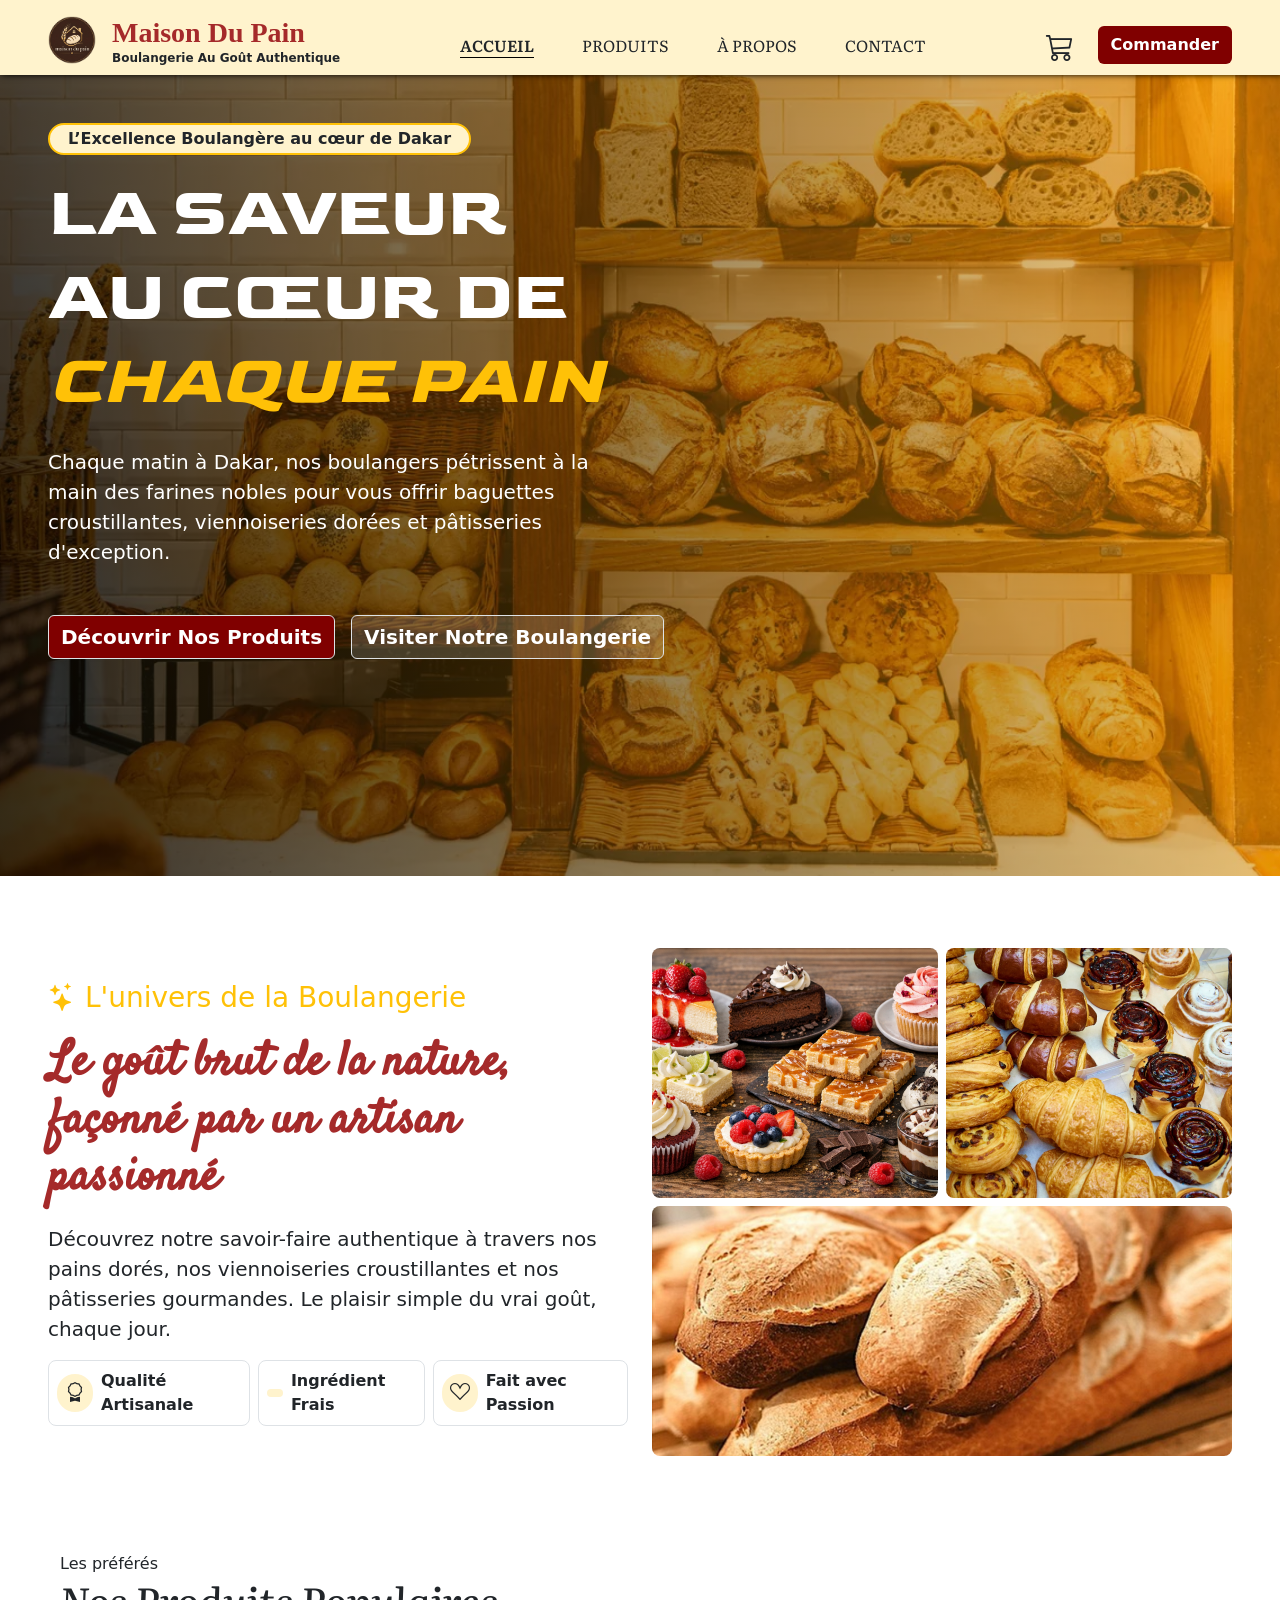
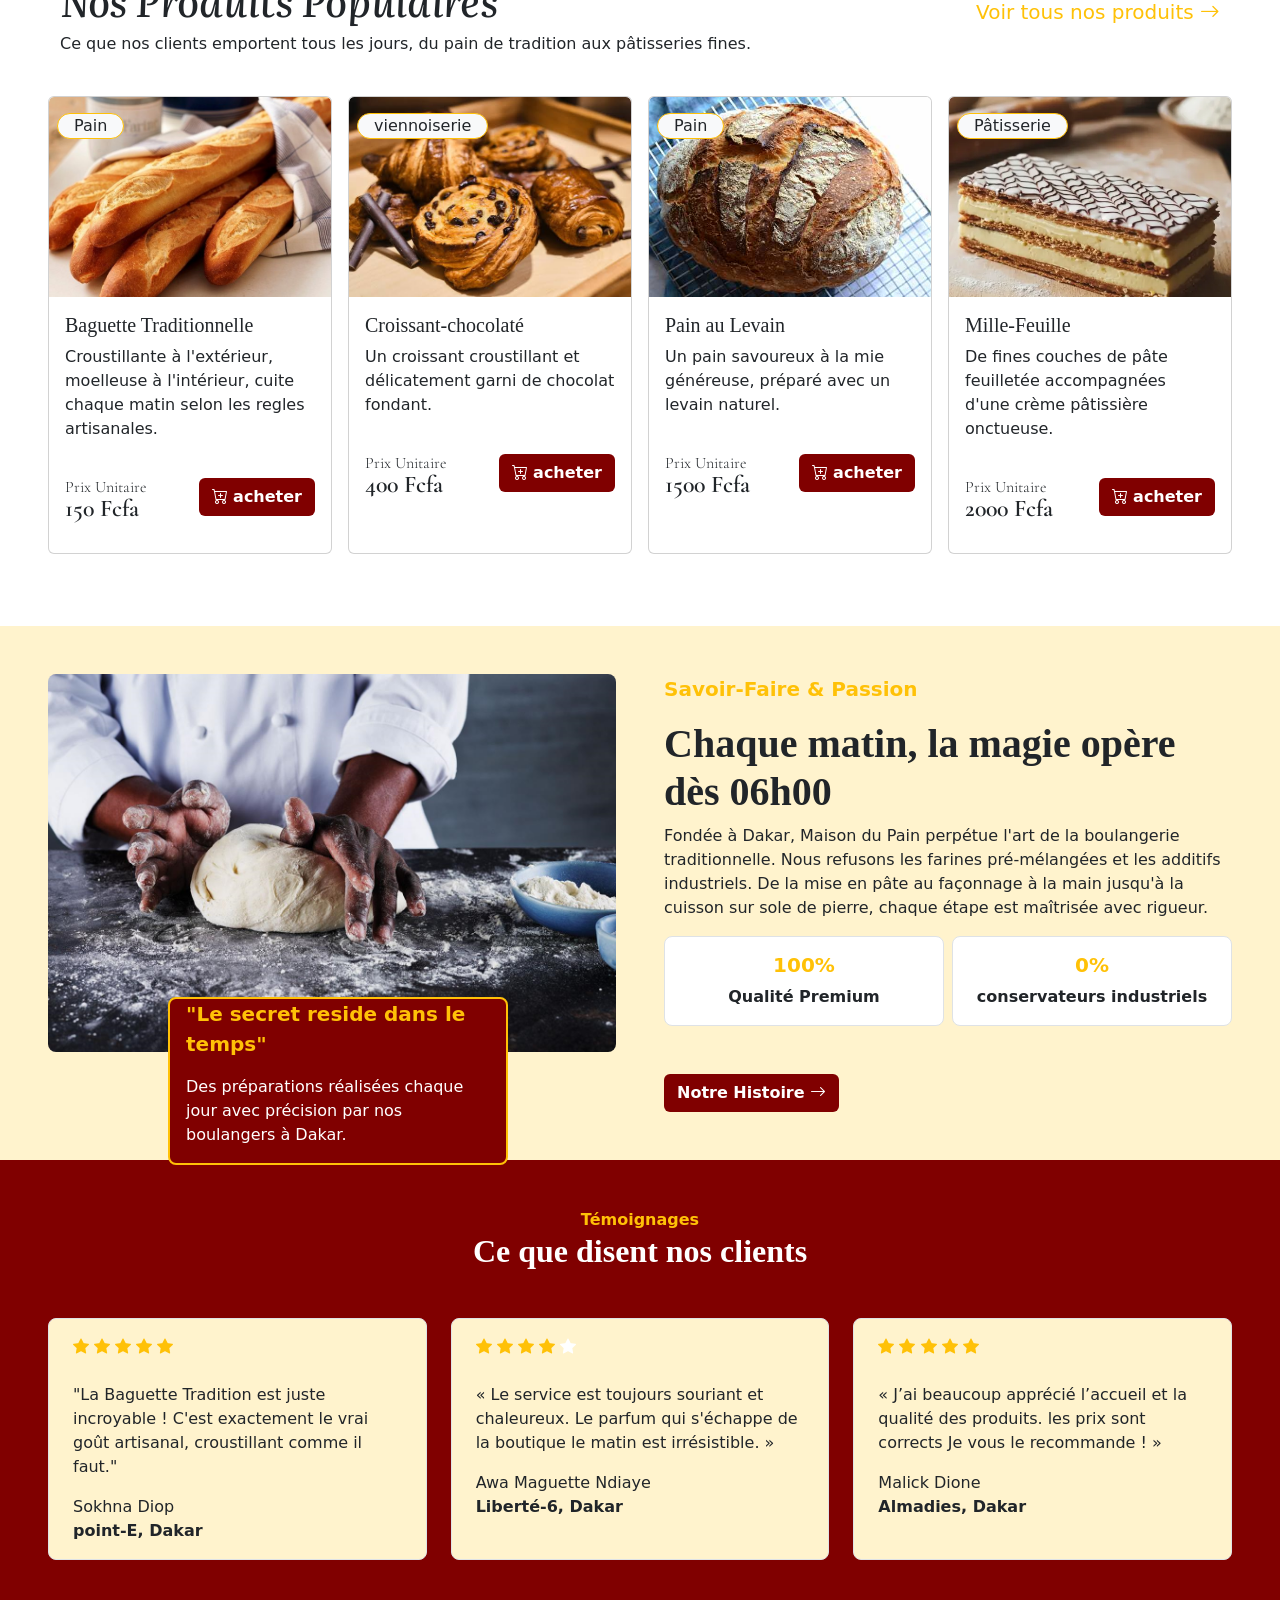
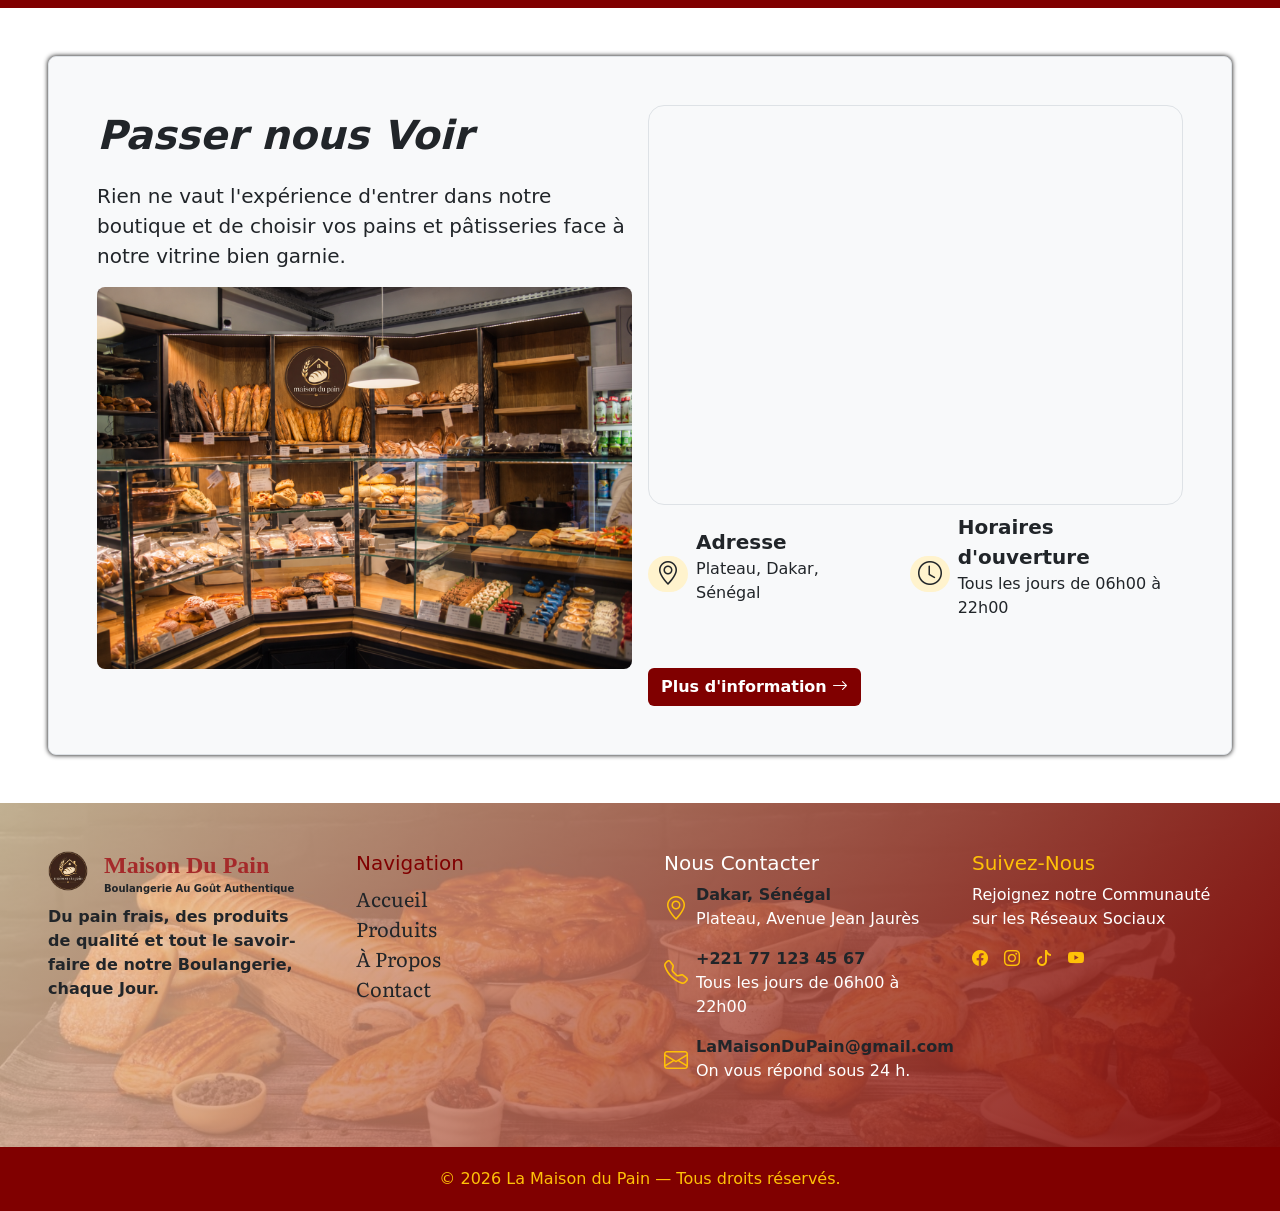
<file: index.html>
<!DOCTYPE html>
<html lang="fr">
<head>
    <meta charset="UTF-8">
    <meta name="viewport" content="width=device-width, initial-scale=1.0">
    <meta name="description" content="Découvrez Maison du Pain à Dakar : pains artisanaux, viennoiseries et pâtisseries préparés avec passion.">
    <title>Maison du Pain — Accueil</title>
    <link rel="icon" type="image/png" href="/images/logo_maison_du_pain.png">
    <link href="https://cdn.jsdelivr.net/npm/bootstrap@5.3.8/dist/css/bootstrap.min.css" rel="stylesheet" integrity="sha384-sRIl4kxILFvY47J16cr9ZwB07vP4J8+LH7qKQnuqkuIAvNWLzeN8tE5YBujZqJLB" crossorigin="anonymous">
    <link rel="stylesheet" href="https://cdn.jsdelivr.net/npm/bootstrap-icons@1.13.1/font/bootstrap-icons.min.css">
    <link rel="preconnect" href="https://fonts.googleapis.com">
    <link rel="preconnect" href="https://fonts.gstatic.com" crossorigin>
    <link href="https://fonts.googleapis.com/css2?family=Goldman:wght@400;700&display=swap" rel="stylesheet">
    <link href="https://fonts.googleapis.com/css2?family=Satisfy&display=swap" rel="stylesheet">
    <link href="https://fonts.googleapis.com/css2?family=Cormorant+Garamond:ital,wght@0,300..700;1,300..700&display=swap" rel="stylesheet">
    <link href="https://fonts.googleapis.com/css2?family=Literata:ital,opsz,wght@0,7..72,200..900;1,7..72,200..900&display=swap" rel="stylesheet">
    <link rel="stylesheet" href="StylePublic.css"> 
</head>
<body>

    <header class="bg-warning-subtle">
        <!-- Barre de Naviguation -->
        <nav class="barnav page-container px-lg-5 px-4 d-flex justify-content-between align-items-center pt-3">
            <!-- partie du logo + nom  -->
            <a href="index.html" class="text-decoration-none text-dark">
                <div class="d-flex gap-3">
                    <img src="images/logo_maison_du_pain.png" class="logo h-50" style="width: 3rem;" alt="logo">
                    <div class="NameBrand" style="line-height: 1px;">
                        <h3 id="Nom">Maison Du Pain</h3>
                        <p class="Nom-txt fw-semibold" style="font-size: 12px;">Boulangerie Au Goût Authentique</p>
                    </div>
                </div>
            </a>
            <!-- liens de naviguation  -->
            <div class="d-none d-lg-block">
                <ul class="list-unstyled d-flex gap-5 mb-0">
                    <li class="nav-item"><a href="index.html" class="nav-link active fw-semibold text-uppercase" aria-current="page">Accueil</a></li>
                    <li class="nav-item"><a href="produits.html" class="nav-link text-uppercase">Produits</a></li>
                    <li class="nav-item"><a href="about.html" class="nav-link text-uppercase">À Propos</a></li>
                    <li class="nav-item"><a href="contact.html" class="nav-link text-uppercase">Contact</a></li>
                </ul>
            </div>
            <!-- Menu Hamburger et iconPanier  -->
            <div class="d-flex align-items-center gap-lg-3 gap-2">
                <div class="d-flex align-items-center gap-4">
                    <a href="commande.html" class="nav-link"><i class="bi bi-cart3 fs-3"></i></a>
                    <a href="commande.html" class="btn btn-commande text-white fw-semibold d-none d-lg-block">Commander</a>
                </div>
                <button class="btn d-lg-none fs-3" type="button" data-bs-toggle="collapse" data-bs-target="#menuMobile" aria-controls="menuMobile"
                    aria-expanded="false" aria-label="Ouvrir le menu de navigation"
                    onclick="this.querySelector('i').classList.toggle('bi-x-lg'); this.querySelector('i').classList.toggle('bi-list');">
                    <i class="bi bi-list"></i>
                </button>
            </div>
        </nav>
        <!-- Liens de Naviguation au Mobile  -->
        <div class="nav-collapse collapse bg-warning-subtle d-lg-none w-100" id="menuMobile">
            <nav class="page-container py-3 px-4">
                <ul class="list-unstyled mb-3">
                    <li class="nav-item mb-2"><a href="index.html" class="nav-link active fw-semibold fs-5 text-uppercase" aria-current="page">Accueil</a></li>
                    <li class="nav-item mb-2"><a href="produits.html" class="nav-link fs-5 text-uppercase">Produits</a></li>
                    <li class="nav-item mb-2"><a href="about.html" class="nav-link fs-5 text-uppercase">À Propos</a></li>
                    <li><a href="contact.html" class="nav-link fs-5 text-uppercase">Contact</a></li>
                </ul>
                <!-- Commander dans le menu mobile -->
                <a href="commande.html" class="btn btn-commande text-white mb-0 w-100 fs-5 text-uppercase">Commander</a>
            </nav>
        </div>
    </header>

    <main>
        <!-- section d'Accueil -->
        <section id="img-hero">
            <div class="page-container text-hero p-4 p-lg-5">
                <p class="slogan border border-2 border-warning fw-semibold bg-warning-subtle rounded-5">L’Excellence Boulangère au cœur de Dakar</p>
                <h1 class="titre-hero mb-4">La Saveur au cœur de <span class="fst-italic text-warning">chaque pain</span></h1> 
                <p class="description text-white fs-5 mb-5">Chaque matin à Dakar, nos boulangers pétrissent à la main des farines nobles pour vous offrir baguettes croustillantes, viennoiseries dorées et pâtisseries d'exception.</p>
                <!-- Conteneur des Btn CTA  -->
                <div class="hero-btn d-flex flex-wrap gap-3">
                    <a href="produits.html" class="btn btn-produits border border-1 fs-5 text-white fw-semibold">Découvrir Nos Produits</a>
                    <a href="#Visiter" class="btn btn-visiter border border-1 fs-5 text-white fw-semibold">Visiter Notre Boulangerie</a>
                </div>
            </div>
        </section>
        <!-- section de Presentation des produits et services de la Boulangerie -->
        <section id="presentation-produits_services">
            <div class="page-container mt-4 p-4 p-lg-5 d-flex flex-column flex-lg-row gap-4 align-items-center">
                <div class="w-100">
                    <p class="fs-3 fw-light text-warning"><i class="bi bi-stars"></i> L'univers de la Boulangerie</p>
                    <h2 class="present-titre mb-3">Le goût brut de la nature, façonné par un artisan passionné</h2>
                    <p class="text-present fs-5 mb-3">Découvrez notre savoir-faire authentique à travers nos pains dorés, nos viennoiseries croustillantes et nos pâtisseries gourmandes. Le plaisir simple du vrai goût, chaque jour.</p>
                    <div class="atouts d-flex flex-lg-row flex-column gap-2">
                        <div class="atout border border-1 rounded-3 p-2 d-flex gap-2 align-items-center"><i class="bi bi-award fs-5 bg-warning-subtle rounded-5 px-2 py-1"></i><span class="fw-semibold">Qualité Artisanale</span></div>
                        <div class="atout border border-1 rounded-3 p-2 d-flex gap-2 align-items-center"><i class="bi bi-leaf fs-5 bg-warning-subtle rounded-5 px-2 py-1"></i><span class="fw-semibold">Ingrédient Frais</span></div>
                        <div class="atout border border-1 rounded-3 p-2 d-flex gap-2 align-items-center"><i class="bi bi-suit-heart fs-5 bg-warning-subtle rounded-5 px-2 py-1"></i><span class="fw-semibold">Fait avec Passion</span></div>
                    </div>
                </div>
                <!-- conteneur des differents types de produits -->
                <div class="d-flex flex-column w-100 gap-2">
                    <div class="d-flex flex-lg-row flex-column gap-2 w-100">
                        <div class="w-100 img_patisserie"><img class="rounded-3 w-100 object-fit-cover" src="./images/type-patisserie.png" title="Patisserie" alt="patisseries" style="height: 250px;"></div>
                        <div class="w-100 img_viennoiserie"><img class="rounded-3 w-100 object-fit-cover" src="./images/type-viennoiserie.png" title="viennoiserie" alt="viennoiseries" style="height: 250px;"></div>
                    </div>
                    <div class="w-100 img_pain"><img class="rounded-3 w-100 object-fit-cover" src="./images/type-pain.jpg" alt="pains" title="Pain" style="height: 250px;"></div>
                </div>
            </div>
        </section>
        <!-- Section de Presentation des Produits Favoris -->
        <section id="produits_Phares">
            <div class="page-container p-lg-5 p-4">
                <div class="container-fluid d-flex justify-content-between align-items-center flex-lg-row flex-column">
                    <div>
                        <p class="mb-0">Les préférés</p>
                        <h2 class="fav-titre fst-italic fs-1">Nos Produits Populaires</h2>
                        <p>Ce que nos clients emportent tous les jours, du pain de tradition aux pâtisseries fines.</p>
                    </div>
                    <a href="produits.html" class="text-decoration-none text-warning fs-5">Voir tous nos produits  <i class="bi bi-arrow-right"></i> </a>
                </div>
                <!-- conteneur des produits favoris de la boulangerie -->
                <div class="produits row g-3 py-4">
                    <!-- 1er produit favori -->
                    <div class="col-12 col-md-6 col-xl-3">
                        <div class="card h-100 position-relative">
                            <p class="produit-category position-absolute mt-3 ms-2 border border-1 border-warning bg-light rounded-5 px-3">Pain</p>
                            <img src="./images/fav-baguette-traditionnelle.png" class="card-img-top object-fit-cover" height="200" alt="baguette-traditionnelle">
                            <div class="card-body">
                                <h5 class="card-title">Baguette Traditionnelle</h5>
                                <p class="card-text">Croustillante à l'extérieur, moelleuse à l'intérieur, cuite chaque matin selon les regles artisanales.</p>
                                <div class="d-flex justify-content-between align-items-center">
                                    <p class="price mt-3 fs-4 fw-semibold lh-1"><span class="fs-6 fw-light">Prix Unitaire</span> <br/> 150 Fcfa</p>
                                    <a href="commande.html" class= "btn text-white fw-semibold" style="background-color:maroon;"><i class="bi bi-cart-plus"></i> acheter</a>
                                </div>
                            </div>
                        </div>
                    </div>
                    <!-- 2eme produit favori -->
                    <div class="col-12 col-md-6 col-xl-3">
                        <div class="card h-100 position-relative">
                            <p class="produit-category position-absolute mt-3 ms-2 border border-1 border-warning bg-light rounded-5 px-3">viennoiserie</p>
                            <img src="./images/fav-croissant-chocolaté.png" class="card-img-top object-fit-cover" height="200" alt="Croissant-chocolaté">
                            <div class="card-body">
                                <h5 class="card-title">Croissant-chocolaté</h5>
                                <p class="card-text"> Un croissant croustillant et délicatement garni de chocolat fondant.</p>
                                <div class="d-flex justify-content-between align-items-center">
                                    <p class="price mt-3 fs-4 fw-semibold lh-1"><span class="fs-6 fw-light">Prix Unitaire</span> <br/> 400 Fcfa</p>
                                    <a href="commande.html" class= "btn text-white fw-semibold" style="background-color:maroon;"><i class="bi bi-cart-plus"></i> acheter</a>
                                </div>
                            </div>
                        </div>
                    </div>
                    <!-- 3eme produit favori -->
                    <div class="col-12 col-md-6 col-xl-3">
                        <div class="card h-100 position-relative">
                            <p class="produit-category position-absolute mt-3 ms-2 border border-1 border-warning bg-light rounded-5 px-3">Pain</p>
                            <img src="./images/fav-pain-au-levain.png" class="card-img-top object-fit-cover" height="200" alt="pain-au-levain">
                            <div class="card-body">
                                <h5 class="card-title">Pain au Levain</h5>
                                <p class="card-text">Un pain savoureux à la mie généreuse, préparé avec un levain naturel.</p>
                                <div class="d-flex justify-content-between align-items-center">
                                    <p class="price mt-3 fs-4 fw-semibold lh-1"><span class="fs-6 fw-light">Prix Unitaire</span> <br/> 1500 Fcfa</p>
                                    <a href="commande.html" class= "btn text-white fw-semibold" style="background-color:maroon;"><i class="bi bi-cart-plus"></i> acheter</a>
                                </div>
                            </div>
                        </div>
                    </div>
                    <!-- 4eme produit favori -->
                    <div class="col-12 col-md-6 col-xl-3">
                        <div class="card h-100 position-relative">
                            <p class="produit-category position-absolute mt-3 ms-2 border border-1 border-warning bg-light rounded-5 px-3">Pâtisserie</p>
                            <img src="./images/fav-mille-feuille.png" class="card-img-top object-fit-cover" height="200" alt="Mille-Feuille">
                            <div class="card-body">
                                <h5 class="card-title">Mille-Feuille</h5>
                                <p class="card-text">De fines couches de pâte feuilletée accompagnées d'une crème pâtissière onctueuse.</p>
                                <div class="d-flex justify-content-between align-items-center">
                                    <p class="price mt-3 fs-4 fw-semibold lh-1"><span class="fs-6 fw-light">Prix Unitaire</span> <br/> 2000 Fcfa</p>
                                    <a href="commande.html" class= "btn text-white fw-semibold" style="background-color:maroon;"><i class="bi bi-cart-plus"></i> acheter</a>
                                </div>
                            </div>
                        </div>
                    </div>
                </div>
            </div>
        </section>
        <!-- section de presentation du Savoir-Faire de la Boulangerie -->
        <section class="bg-warning-subtle" id="savoir-faire">
            <div class="page-container d-flex flex-column flex-lg-row gap-5 p-lg-5 p-4">
                <div class="w-100">
                    <div class="position-relative">
                        <div class="info-savoir position-absolute d-xl-block d-none border border-2 rounded-3 border-warning px-3">
                            <p class="titre-info text-warning fw-bold fs-5">"Le secret reside dans le temps"</p>
                            <p class="info-desc text-white">Des préparations réalisées chaque jour avec précision par nos boulangers à Dakar.</p>
                        </div>
                        <img src="./images/petrissage.png" class="w-100 h-100 rounded-3" alt="petrissage à la main">
                    </div>
                </div>

                <div class="w-100">
                    <p class="text-warning fw-semibold fs-5">Savoir-Faire & Passion</p>
                    <h3 class="fs-1 fw-bold sous-titre">Chaque matin, la magie opère dès 06h00</h3>
                    <p>
                        Fondée à Dakar, Maison du Pain perpétue l'art de la boulangerie traditionnelle. Nous refusons les farines pré-mélangées et les additifs industriels. 
                        De la mise en pâte au façonnage à la main jusqu'à la cuisson sur sole de pierre, chaque étape est maîtrisée avec rigueur.
                    </p>

                    <div class="d-flex flex-column flex-lg-row gap-2 mb-5">
                        <div class="bg-white rounded-3 border w-100 pt-3 px-3 text-center">
                            <h5 class="text-warning fw-bold">100%</h5>
                            <p class="fw-semibold">Qualité Premium</p>
                        </div>

                        <div class="bg-white rounded-3 border w-100 pt-3 px-3 text-center">
                            <h5 class="text-warning fw-bold">0%</h5>
                            <p class="fw-semibold">conservateurs industriels</p>
                        </div>
                    </div>
                    <!-- Btn CTA / Histoire -->
                    <a href="about.html" class="btn text-white fw-semibold" style="background-color:maroon;">Notre Histoire <i class="bi bi-arrow-right"></i></a>
                </div>
            </div>
        </section>
        <!-- section avis des clients -->
        <section id="avis-client" style="background-color: maroon;">
            <div class="page-container p-lg-5 p-4">
                <div class="text-center mb-5">
                    <span class="fw-bold text-warning">Témoignages</span>
                    <h2 class="fw-semibold sous-titre text-white">Ce que disent nos clients</h2>
                </div>
                <!-- conteneur des avis-clients -->
                <div class="d-flex flex-lg-row flex-column gap-4">
                    <!-- 1er Avis -->
                    <div class="border rounded-3 px-4 py-3 bg-warning-subtle w-100">
                        <div class="mb-4">
                            <i class="bi bi-star-fill text-warning"></i> 
                            <i class="bi bi-star-fill text-warning"></i>
                            <i class="bi bi-star-fill text-warning"></i>
                            <i class="bi bi-star-fill text-warning"></i>
                            <i class="bi bi-star-fill text-warning"></i>
                        </div>
                        <p>"La Baguette Tradition est juste incroyable ! C'est exactement le vrai goût artisanal, croustillant comme il faut."</p>
                        <div>
                            <span>Sokhna Diop</span> <br/>
                            <span class="fw-semibold">point-E, Dakar</span>
                        </div>
                    </div>
                    <!-- 2eme Avis -->
                    <div class="border rounded-3 px-4 py-3 bg-warning-subtle w-100">
                        <div class="mb-4">
                            <i class="bi bi-star-fill text-warning"></i> 
                            <i class="bi bi-star-fill text-warning"></i>
                            <i class="bi bi-star-fill text-warning"></i>
                            <i class="bi bi-star-fill text-warning"></i>
                            <i class="bi bi-star-fill text-white"></i>
                        </div>
                        <p>« Le service est toujours souriant et chaleureux. Le parfum qui s'échappe de la boutique le matin est irrésistible. »</p>
                        <div>
                            <span>Awa Maguette Ndiaye</span> <br/>
                            <span class="fw-semibold">Liberté-6, Dakar</span>
                        </div>
                    </div>
                    <!-- 3eme Avis -->
                    <div class="border rounded-3 px-4 py-3 bg-warning-subtle w-100">
                        <div class="mb-4">
                            <i class="bi bi-star-fill text-warning"></i> 
                            <i class="bi bi-star-fill text-warning"></i>
                            <i class="bi bi-star-fill text-warning"></i>
                            <i class="bi bi-star-fill text-warning"></i>
                            <i class="bi bi-star-fill text-warning"></i>
                        </div>
                        <p>« J’ai beaucoup apprécié l’accueil et la qualité des produits. les prix sont corrects Je vous le recommande ! »</p>
                        <div>
                            <span>Malick Dione</span> <br/>
                            <span class="fw-semibold">Almadies, Dakar</span>
                        </div>
                    </div>
                </div>
            </div>
        </section>
        <!-- section info-utiles de la Boulangerie -->
        <section id="Visiter">
            <div class="page-container p-lg-5 p-4 rounded-3">
                <!-- Conteneur des deux Blocs : Presentation-Boulangerie et carte-map -->
                <div class="infos-utiles p-lg-5 p-3 rounded-3 bg-light border align-items-center">
                    <div class="row g-3">
                        <!-- Présentation de la Boutique -->
                        <div class="col-12 col-lg-6 d-flex flex-column">
                            <div>
                                <p class="fs-1 fw-semibold fst-italic">Passer nous Voir</p>
                                <p class="fs-5">Rien ne vaut l'expérience d'entrer dans notre boutique et de choisir vos pains et pâtisseries face à notre vitrine bien garnie.</p>
                            </div>
                            
                            <div class="w-100 h-100"><img src="./images/Visiter.png" class="visiter-img w-100 rounded-3 object-fit-cover" alt="Boulangerie Visiter"></div>
                        </div>
                        <!-- Localisation et informations pratiques -->
                        <div class="col-12 col-lg-6 d-flex flex-column">
                            <div>
                                <iframe src="https://www.google.com/maps/embed?pb=!1m18!1m12!1m3!1d3859.133618553727!2d-17.467945225543104!3d14.705034774512606!2m3!1f0!2f0!3f0!3m2!1i1024!2i768!4f13.1!3m3!1m2!1s0xec173d8b59a0a91%3A0x2980f739cf6804f2!2sMaison%20du%20pain!5e0!3m2!1sfr!2ssn!4v1790900190935!5m2!1sfr!2ssn" 
                                class="visiter-map border rounded-4 w-100" allowfullscreen="" loading="lazy" referrerpolicy="strict-origin-when-cross-origin"></iframe>
                            </div>
                            <div class="d-flex flex-lg-row flex-column gap-lg-5 mb-2">
                                <div class="rounded-3 d-flex align-items-center gap-2">
                                    <div><i class="bi bi-geo-alt bg-warning-subtle rounded-5 fs-4 px-2 py-1"></i></div>
                                    <div>
                                        <span class="fw-semibold fs-5">Adresse</span> 
                                        <p>Plateau, Dakar, Sénégal</p>
                                    </div>
                                </div>
                                <div class="rounded-3 d-flex gap-2 align-items-center">
                                    <div><i class="bi bi-clock bg-warning-subtle rounded-5 px-2 fs-4 py-1"></i></div>
                                    <div>
                                        <span class="fw-semibold fs-5">Horaires d'ouverture</span> 
                                        <p>Tous les jours de 06h00 à 22h00</p>
                                    </div>
                                </div>
                            </div>
                            <!-- btn CTA / contact -->
                            <div class="mt-4"> 
                                <a href="contact.html" class="btn text-white fw-semibold" style="background-color:maroon;">Plus d'information <i class="bi bi-arrow-right"></i></a>
                            </div>
                        </div>
                    </div>
                </div>
            </div>
        </section>
    </main>
    
    <footer>
        <div class="page-container p-lg-5 p-4">
            <!-- conteneur du Pied de page -->
            <div class="row g-5">
                <!-- Bloc identité de la Boulangerie -->
                <div class="col-12 col-lg-3">
                    <a href="index.html" class="text-decoration-none text-dark">
                        <div class="d-flex gap-3">
                            <img src="images/logo_maison_du_pain.png" class="logo h-50" style="width: 2.5rem;" alt="logo">
                            <div class="NameBrand" style="line-height: 1px;">
                                <h4 id="Nom">Maison Du Pain</h4>
                                <p class="Nom-txt fw-bold" style="font-size: 10px;">Boulangerie Au Goût Authentique</p>
                            </div>
                        </div>
                    </a>
                    <p class="fw-semibold">Du pain frais, des produits de qualité et tout le savoir-faire de notre Boulangerie, chaque Jour.</p>
                </div>
                <!-- Bloc Liens rapides -->
                <div class="col-12 col-lg-3">
                    <h5 style="color: maroon;">Navigation</h5>
                    <ul class="list-unstyled fs-5">
                        <li class="nav-item"><a href="index.html" class="nav-link nav-footer">Accueil</a></li>
                        <li class="nav-item"><a href="produits.html" class="nav-link nav-footer">Produits</a></li>
                        <li class="nav-item"><a href="about.html" class="nav-link nav-footer">À Propos</a></li>
                        <li class="nav-item"><a href="contact.html" class="nav-link nav-footer">Contact</a></li>
                    </ul>
                </div>
                <!-- Bloc Coordonées -->
                <div class="col-12 col-lg-3">
                    <h5 class="text-white">Nous Contacter</h5>
                    <div>
                        <div class="rounded-3 d-flex gap-2">
                            <div class="mt-2"><i class="bi bi-geo-alt text-warning rounded-5 fs-4"></i></div>
                            <div>
                                <span class="fw-bold">Dakar, Sénégal</span> 
                                <p class="text-white">Plateau, Avenue Jean Jaurès </p>
                            </div>
                        </div>
                        <div class="rounded-3 d-flex gap-2">
                            <div class="mt-2"><i class="bi bi-telephone text-warning rounded-5 fs-4"></i></div>
                            <div>
                                <span class="fw-bold text-decoration-none text-dark">+221 77 123 45 67</span>
                                <p class="text-white">Tous les jours de 06h00 à 22h00</p>
                            </div>
                        </div>
                        <div class="rounded-3 d-flex gap-2">
                            <div class="mt-2"><i class="bi bi-envelope text-warning rounded-5 fs-4"></i></div>
                            <div>
                                <span class="fw-bold">LaMaisonDuPain@gmail.com</span> 
                                <p class="text-white">On vous répond sous 24 h.</p>
                            </div>
                        </div>
                    </div>
                </div>
                <!-- Bloc Reseaux Sociaux -->
                <div class="col-12 col-lg-3">
                    <h5 class="text-warning">Suivez-Nous</h5>
                    <p class="text-white">Rejoignez notre Communauté sur les Réseaux Sociaux</p>
                        <div class="d-flex gap-3">
                            <a href="facebook.com"><i class="bi bi-facebook text-warning"></i></a>
                            <a href="instagram.com"><i class="bi bi-instagram text-warning"></i></a>
                            <a href="tiktok.com"><i class="bi bi-tiktok text-warning"></i></a>
                            <a href="youtube.com"><i class="bi bi-youtube text-warning"></i></a>
                        </div>
                </div>
            </div>
        </div>
        <!-- Barre Inférieure -->
        <div class="py-1 text-center" style="background-color: maroon;">
            <p class="fs-6 mt-3 fw-light text-warning">&copy; 2026 La Maison du Pain — Tous droits réservés.</p>
        </div>
    </footer>
    <script src="https://cdn.jsdelivr.net/npm/bootstrap@5.3.8/dist/js/bootstrap.bundle.min.js" integrity="sha384-FKyoEForCGlyvwx9Hj09JcYn3nv7wiPVlz7YYwJrWVcXK/BmnVDxM+D2scQbITxI" crossorigin="anonymous"></script>
</body>
</html>
</file>
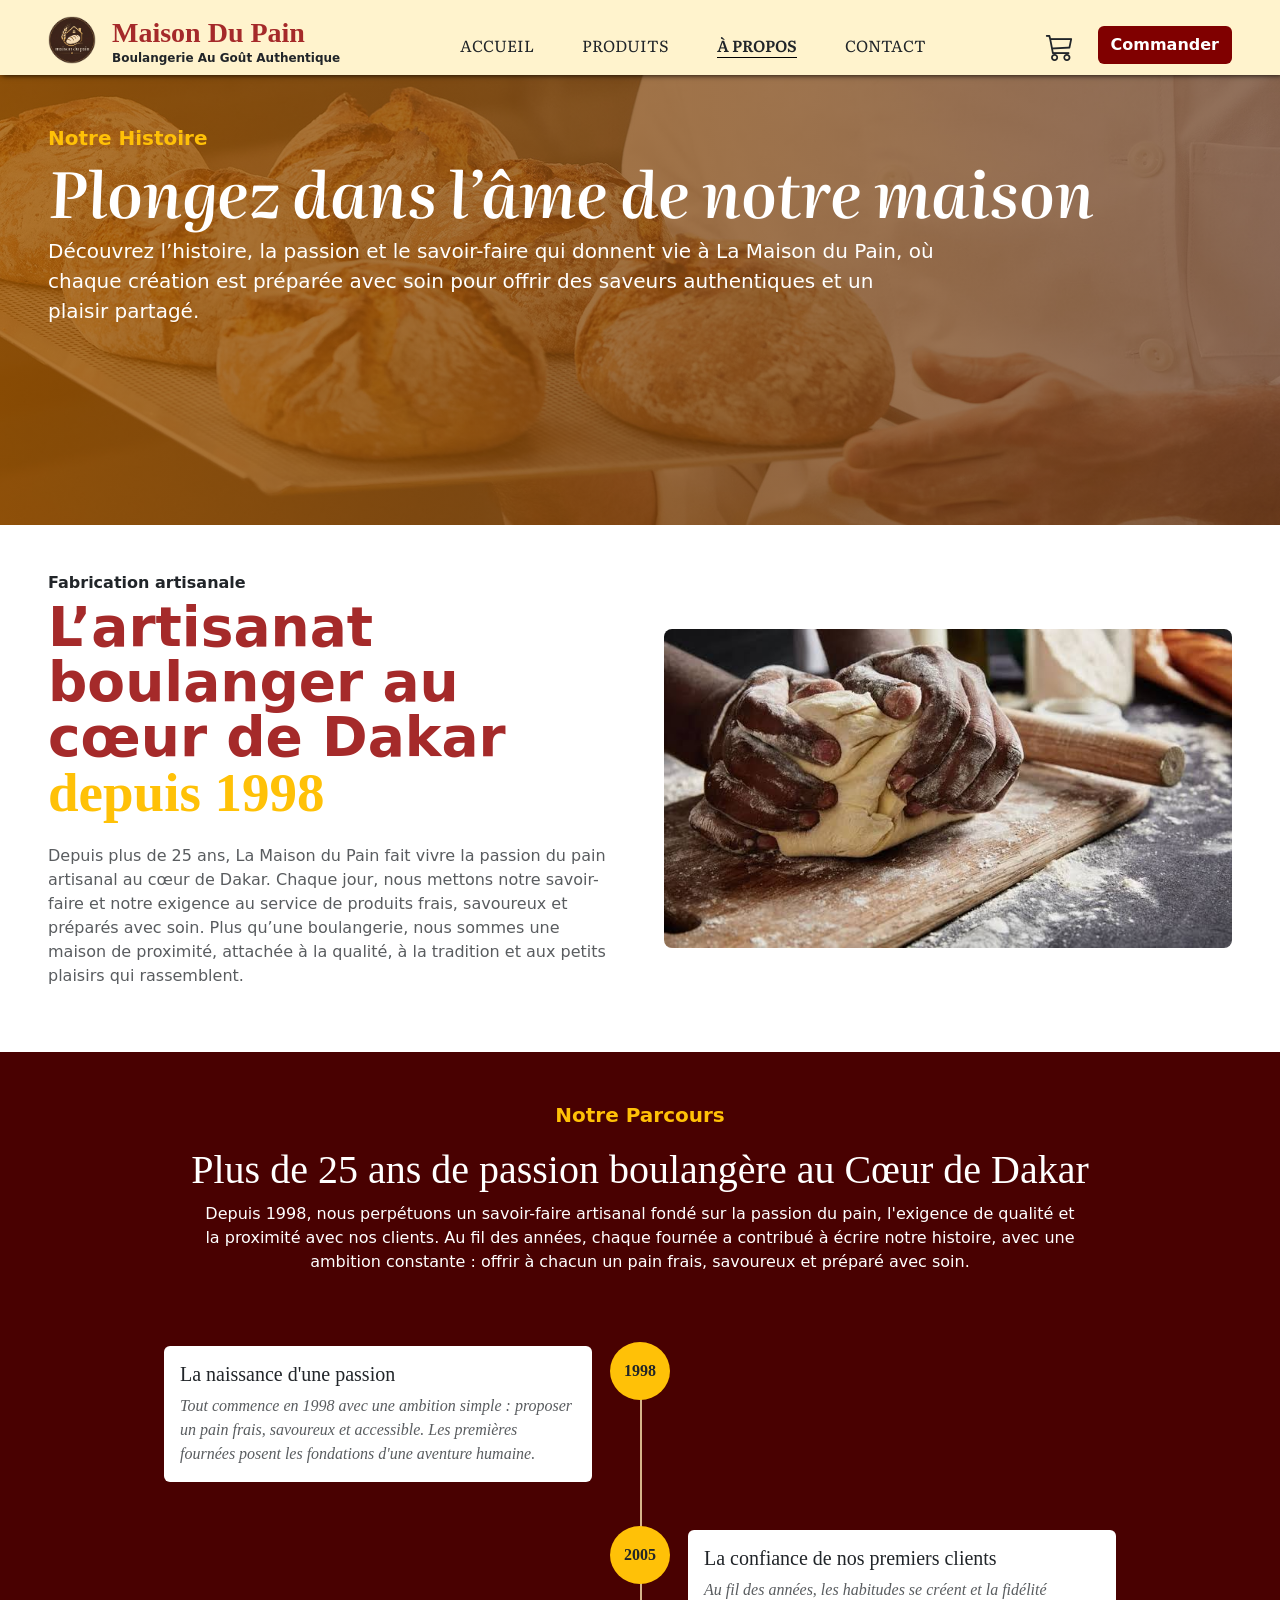
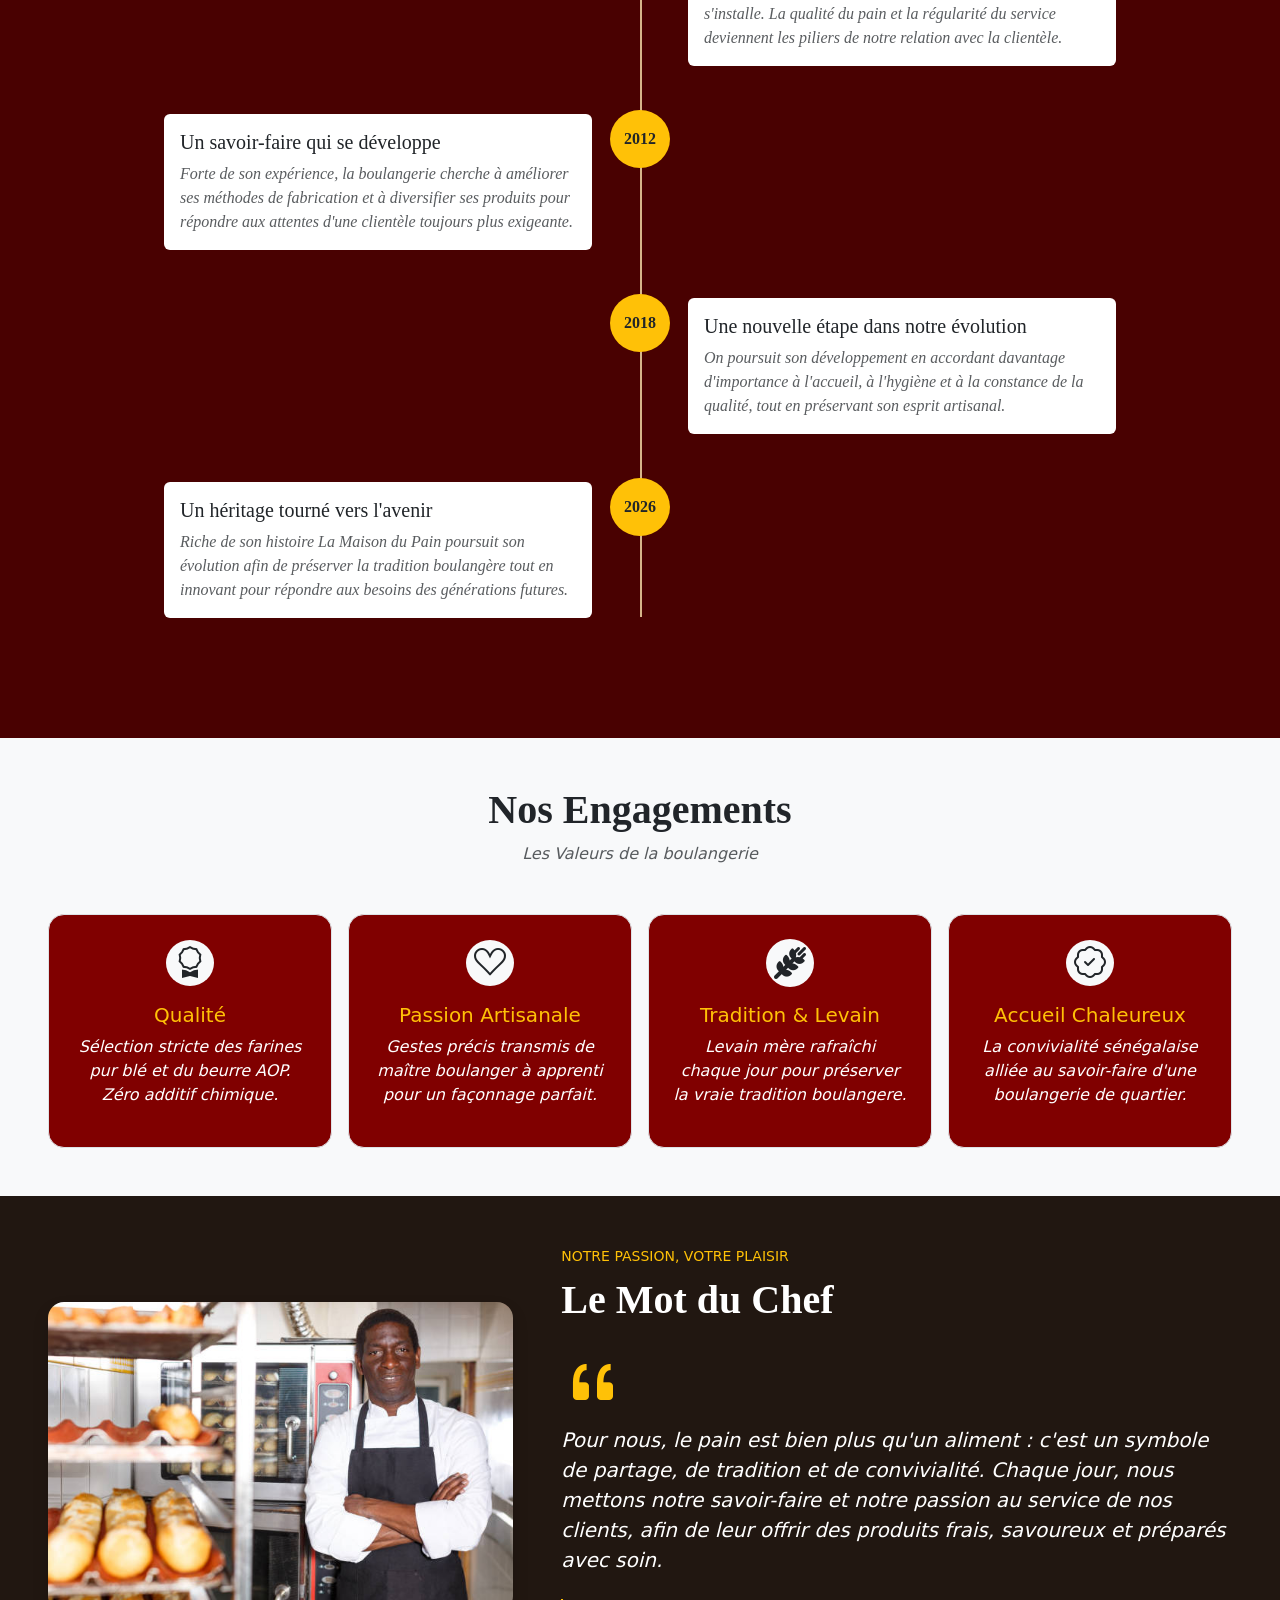
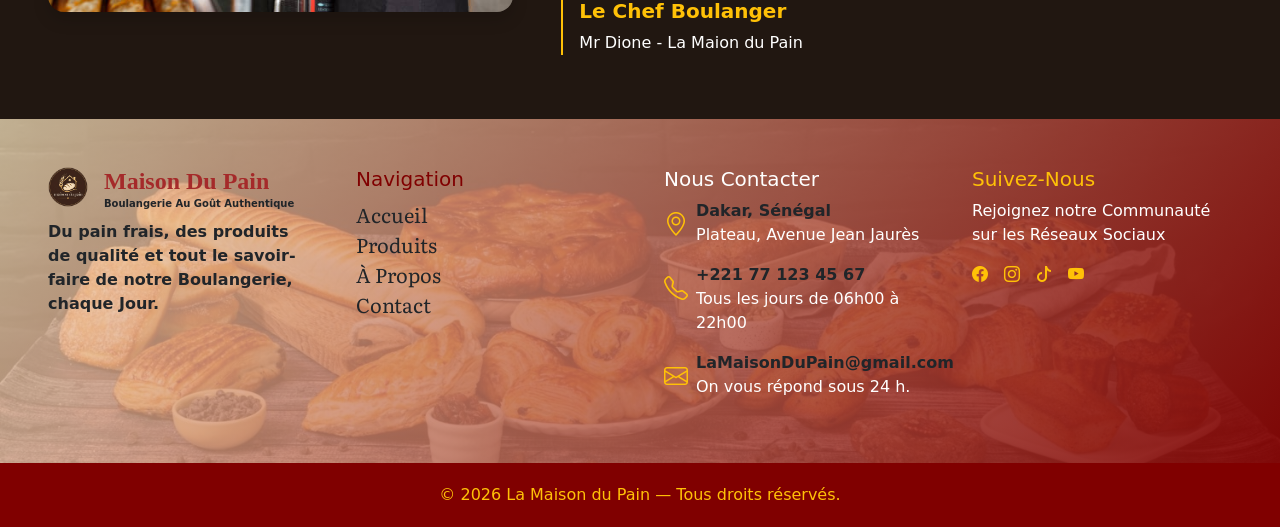
<file: about.html>
<!DOCTYPE html>
<html lang="fr">
<head>
    <meta charset="UTF-8">
    <meta name="viewport" content="width=device-width, initial-scale=1.0">
    <meta name="description" content="Découvrez Maison du Pain à Dakar : pains artisanaux, viennoiseries et pâtisseries préparés avec passion.">
    <title>Maison du Pain — À Propos</title>
    <link rel="icon" type="image/png" href="/images/logo_maison_du_pain.png">
    <link href="https://cdn.jsdelivr.net/npm/bootstrap@5.3.8/dist/css/bootstrap.min.css" rel="stylesheet" integrity="sha384-sRIl4kxILFvY47J16cr9ZwB07vP4J8+LH7qKQnuqkuIAvNWLzeN8tE5YBujZqJLB" crossorigin="anonymous">
    <link rel="stylesheet" href="https://cdn.jsdelivr.net/npm/bootstrap-icons@1.13.1/font/bootstrap-icons.min.css">
    <link rel="preconnect" href="https://fonts.googleapis.com">
    <link rel="preconnect" href="https://fonts.gstatic.com" crossorigin>
    <link href="https://fonts.googleapis.com/css2?family=Literata:ital,opsz,wght@0,7..72,200..900;1,7..72,200..900&display=swap" rel="stylesheet">
    <link rel="stylesheet" href="https://cdnjs.cloudflare.com/ajax/libs/font-awesome/6.7.2/css/all.min.css">
    <link rel="stylesheet" href="StylePublic.css">
</head>
<body>

    <header class="bg-warning-subtle">
        <!-- Barre de Naviguation -->
        <nav class="barnav page-container px-lg-5 px-4 d-flex justify-content-between align-items-center pt-3">
            <!-- partie du logo + nom  -->
            <a href="index.html" class="text-decoration-none text-dark">
                <div class="d-flex gap-3">
                    <img src="images/logo_maison_du_pain.png" class="logo h-50" style="width: 3rem;" alt="logo">
                    <div class="NameBrand" style="line-height: 1px;">
                        <h3 id="Nom">Maison Du Pain</h3>
                        <p class="Nom-txt fw-semibold" style="font-size: 12px;">Boulangerie Au Goût Authentique</p>
                    </div>
                </div>
            </a>
            <!-- liens de naviguation  -->
            <div class="d-none d-lg-block">
                <ul class="list-unstyled d-flex gap-5 mb-0">
                    <li class="nav-item"><a href="index.html" class="nav-link text-uppercase">Accueil</a></li>
                    <li class="nav-item"><a href="produits.html" class="nav-link text-uppercase">Produits</a></li>
                    <li class="nav-item"><a href="about.html" class="nav-link active fw-semibold text-uppercase" aria-current="page">À Propos</a></li>
                    <li class="nav-item"><a href="contact.html" class="nav-link text-uppercase">Contact</a></li>
                </ul>
            </div>
            <!-- Menu Hamburger et iconPanier  -->
            <div class="d-flex align-items-center gap-lg-3 gap-2">
                <div class="d-flex align-items-center gap-4">
                    <a href="commande.html" class="nav-link"><i class="bi bi-cart3 fs-3"></i></a>
                    <a href="commande.html" class= "btn btn-commande text-white fw-semibold d-none d-lg-block">Commander</a>
                </div>
                <button class="btn d-lg-none fs-3" type="button" data-bs-toggle="collapse" data-bs-target="#menuMobile" aria-controls="menuMobile"
                    aria-expanded="false" aria-label="Ouvrir le menu de navigation"
                    onclick="this.querySelector('i').classList.toggle('bi-x-lg'); this.querySelector('i').classList.toggle('bi-list');">
                    <i class="bi bi-list"></i>
                </button>
            </div>
        </nav>
        <!-- Liens de Naviguation au Mobile  -->
        <div class="nav-collapse collapse bg-warning-subtle d-lg-none w-100" id="menuMobile">
            <div class="py-3 px-4">
                <ul class="list-unstyled mb-3">
                    <li class="nav-item mb-2"><a href="index.html" class="nav-link fs-5 text-uppercase">Accueil</a></li>
                    <li class="nav-item mb-2"><a href="produits.html" class="nav-link fs-5 text-uppercase">Produits</a></li>
                    <li class="nav-item mb-2"><a href="about.html" class="nav-link active fw-semibold fs-5 text-uppercase">À Propos</a></li>
                    <li><a href="contact.html" class="nav-link fs-5 text-uppercase">Contact</a></li>
                </ul>
                <!-- Commander dans le menu mobile -->
                <a href="commande.html" class="btn btn-commande text-white mb-0 w-100 fs-5 text-uppercase">Commander</a>
            </div>
        </div>
    </header>

    <main>
        <!-- section d'introduction de la page about -->
        <section id="histoire">
            <div class="bg-histoire">
                <div class="page-container p-lg-5 p-4">
                    <span class="fw-bold text-warning fs-5">Notre Histoire</span>
                    <h2 class="titre-page text-white fw-semibold">Plongez dans l’âme de notre maison</h2>
                    <p class="description-produit text-white fs-5 w-75">Découvrez l’histoire, la passion et le savoir-faire qui donnent vie à La Maison du Pain, où chaque création est préparée avec soin pour offrir des saveurs authentiques et un plaisir partagé.</p>
                </div>
            </div>
        </section>
        <!-- Section des origines de La Maison du Pain -->
        <section id="origines-boulangerie">
            <div class="page-container p-lg-5 p-4">
                <div class="d-flex align-items-center flex-column flex-lg-row gap-5">
                    <div class="w-100">
                        <h6 class="fw-bold">Fabrication artisanale</h6>
                        <h3 class="titre-origine">L’artisanat boulanger au cœur de Dakar <span class="fondation text-warning">depuis 1998</span></h3>
                        <p class="text-muted pt-3">Depuis plus de 25 ans, La Maison du Pain fait vivre la passion du pain artisanal au cœur de Dakar. 
                            Chaque jour, nous mettons notre savoir-faire et notre exigence au service de produits frais, savoureux et préparés avec soin. 
                        Plus qu’une boulangerie, nous sommes une maison de proximité, attachée à la qualité, à la tradition et aux petits plaisirs qui rassemblent.</p>
                    </div>
                    <div class="w-100">
                        <img src="./images/about.png" class="w-100 h-100 rounded-3" alt="savoir-faire">
                    </div>
                </div>
            </div>
        </section>
        <!-- section des etapes de l'histoire de la Boulangerie -->
        <section id="etapes-histoire">
            <div class="page-container p-lg-5 p-4">
                <!-- titre d'introduction de la section -->
                <div class="text-center">
                    <p class="text-warning fw-bold fs-5">Notre Parcours</p>
                    <h1 class="sous-titre text-white">Plus de 25 ans de passion boulangère au Cœur de Dakar</h1>
                    <p class="col-12 col-lg-9 m-auto text-white">Depuis 1998, nous perpétuons un savoir-faire artisanal fondé sur la passion du pain, l'exigence de qualité et la proximité avec nos clients. 
                        Au fil des années, chaque fournée a contribué à écrire notre histoire, avec une ambition constante : offrir à chacun un pain frais, savoureux et préparé avec soin.</p>
                </div>
                <!-- conteneur des grandes etapes de la boulangerie  -->
                <div class="timeline position-relative mx-auto my-5">
                    <!-- etape 1 -->
                    <div class="timeline-item position-relative d-flex align-items-center w-50 p-4">
                        <span class="number bg-warning position-absolute start-100 d-flex align-items-center justify-content-center fw-bold rounded-circle z-1">1998</span>
                        <div class="content bg-white p-3 rounded me-4">
                            <h5>La naissance d'une passion</h5>
                            <p class="text-muted mb-0 fst-italic">Tout commence en 1998 avec une ambition simple : proposer un pain frais, savoureux et accessible. Les premières fournées posent les fondations d'une aventure humaine.</p>
                        </div>
                    </div>
                    <!-- etape 2 -->
                    <div class="timeline-item position-relative d-flex align-items-center w-50 p-4 ms-auto">
                        <span class="number bg-warning position-absolute start-0 d-flex align-items-center justify-content-center fw-bold rounded-circle z-1">2005</span>
                        <div class="content bg-white p-3 rounded ms-4">
                            <h5>La confiance de nos premiers clients</h5>
                            <p class="text-muted mb-0 fst-italic">Au fil des années, les habitudes se créent et la fidélité s'installe. La qualité du pain et la régularité du service deviennent les piliers de notre relation avec la clientèle.</p>
                        </div>
                    </div>
                    <!-- etape 3 -->
                    <div class="timeline-item position-relative d-flex align-items-center w-50 p-4">
                        <span class="number bg-warning position-absolute start-100 d-flex align-items-center justify-content-center fw-bold rounded-circle z-1">2012</span>
                        <div class="content bg-white p-3 rounded me-4">
                            <h5>Un savoir-faire qui se développe</h5>
                            <p class="text-muted mb-0 fst-italic">Forte de son expérience, la boulangerie cherche à améliorer ses méthodes de fabrication et à diversifier ses produits pour répondre aux attentes d'une clientèle toujours plus exigeante.</p>
                        </div>
                    </div>
                    <!-- etape 4 -->
                    <div class="timeline-item position-relative d-flex align-items-center w-50 p-4 ms-auto">
                        <span class="number start-0 bg-warning position-absolute d-flex align-items-center justify-content-center fw-bold rounded-circle z-1">2018</span>
                        <div class="content bg-white p-3 rounded ms-4">
                            <h5>Une nouvelle étape dans notre évolution</h5>
                            <p class="text-muted mb-0 fst-italic">On poursuit son développement en accordant davantage d'importance à l'accueil, à l'hygiène et à la constance de la qualité, tout en préservant son esprit artisanal.</p>
                        </div>
                    </div>
                    <!-- etape 5 -->
                    <div class="timeline-item position-relative d-flex align-items-center w-50 p-4">
                        <span class="number bg-warning position-absolute start-100 d-flex align-items-center justify-content-center fw-bold rounded-circle z-1">2026</span>
                        <div class="content bg-white p-3 rounded me-4">
                            <h5>Un héritage tourné vers l'avenir</h5>
                            <p class="text-muted mb-0 fst-italic">Riche de son histoire La Maison du Pain poursuit son évolution afin de préserver la tradition boulangère tout en innovant pour répondre aux besoins des générations futures.</p>
                        </div>
                    </div>
                </div>
            </div>
        </section>
        <!-- section des valeurs et engagements de la Boulangerie -->
        <section id="valeurs-boulangerie" class="bg-light">
            <div class="page-container p-lg-5 p-4 ">
                <!-- Titre de la section -->
                <div class="text-center mb-5">
                    <h2 class="sous-titre fw-bold fs-1">Nos Engagements</h2>
                    <p class="text-muted fst-italic">Les Valeurs de la boulangerie</p>
                </div>
                <!-- Cartes des engagements -->
                <div class="row g-3">
                    <!-- Qualité -->
                    <div class="col-12 col-sm-6 col-lg-3">
                        <div class="text-center border rounded-4 p-4 h-100" style="background-color: maroon;">
                            <i class="bi bi-award fs-2 bg-light rounded-circle px-2 py-1"></i>
                            <h5 class="mt-3 text-warning">Qualité</h5>
                            <p class="fst-italic text-white">Sélection stricte des farines pur blé et du beurre AOP. Zéro additif chimique.</p>
                        </div>
                    </div>
                    <!-- Passion Artisanale -->
                    <div class="col-12 col-sm-6 col-lg-3">
                        <div class="text-center border rounded-4 p-4 h-100" style="background-color: maroon;">
                            <i class="bi bi-suit-heart fs-2 bg-light rounded-circle px-2 py-1"></i>
                            <h5 class="mt-3 text-warning">Passion Artisanale</h5>
                            <p class="fst-italic text-white">Gestes précis transmis de maître boulanger à apprenti pour un façonnage parfait.</p>
                        </div>
                    </div>
                    <!-- Tradition & Levain -->
                    <div class="col-12 col-sm-6 col-lg-3">
                        <div class="text-center border rounded-4 p-4 h-100" style="background-color:maroon;">
                            <i class="fa-solid fa-wheat-awn fs-2 bg-light rounded-circle px-2 py-2"></i>
                            <h5 class="mt-3 text-warning">Tradition & Levain</h5>
                            <p class="fst-italic text-white">Levain mère rafraîchi chaque jour pour préserver la vraie tradition boulangere.</p>
                        </div>
                    </div>
                    <!-- Accueil Chaleureux -->
                    <div class="col-12 col-sm-6 col-lg-3">
                        <div class="text-center border rounded-4 p-4 h-100" style="background-color: maroon;">
                            <i class="bi bi-patch-check fs-2 bg-light rounded-circle px-2 py-1"></i>
                            <h5 class="mt-3 text-warning">Accueil Chaleureux</h5>
                            <p class="fst-italic text-white">La convivialité sénégalaise alliée au savoir-faire d'une boulangerie de quartier.</p>
                        </div>
                    </div>
                </div>
            </div>
        </section>
        <!-- Section : Le mot du chef -->
        <section id="mot-du-chef" style="background-color: #211711;">
            <div class="page-container p-lg-5 p-4">
                <!-- conteneur de l'image et la parole du chef -->
                <div class="row align-items-center g-5">
                    <!-- Photo du chef -->
                    <div class="col-12 col-lg-5 text-center">
                        <img src="images/chef-boulager.jpg" alt="Le chef boulanger de La Maison du Pain" class="img-fluid w-100 rounded-4 shadow">
                    </div>
                    <!-- Paroles du chef -->
                    <div class="col-12 col-lg-7">
                        <span class="text-uppercase text-warning small">Notre passion, votre plaisir</span>
                        <h2 class="mot-chef fw-bold display-6 mt-2 mb-4 text-white">Le Mot du Chef</h2>
                        <i class="bi bi-quote display-3 text-warning"></i>
                        <blockquote class="fs-5 fst-italic text-white">
                            Pour nous, le pain est bien plus qu'un aliment : c'est un symbole de partage, de tradition et de convivialité. 
                            Chaque jour, nous mettons notre savoir-faire et notre passion au service de nos clients, afin de leur offrir des produits frais, savoureux et préparés avec soin.
                        </blockquote>
                        <!-- titre de la personne -->
                        <div class="border-start border-warning border-2 ps-3 mt-4">
                            <h5 class="fw-bold text-warning">Le Chef Boulanger</h5>
                            <p class="text-white">Mr Dione - La Maion du Pain</p>
                        </div>
                    </div>
                </div>
            </div>
        </section>
    </main>

    <footer>
        <div class="page-container p-lg-5 p-4">
            <!-- conteneur du Pied de page -->
            <div class="row g-5">
                <!-- Bloc identité de la Boulangerie -->
                <div class="col-12 col-lg-3">
                    <a href="index.html" class="text-decoration-none text-dark">
                        <div class="d-flex gap-3">
                            <img src="images/logo_maison_du_pain.png" class="logo h-50" style="width: 2.5rem;" alt="logo">
                            <div class="NameBrand" style="line-height: 1px;">
                                <h4 id="Nom">Maison Du Pain</h4>
                                <p class="Nom-txt fw-bold" style="font-size: 10px;">Boulangerie Au Goût Authentique</p>
                            </div>
                        </div>
                    </a>
                    <p class="fw-semibold">Du pain frais, des produits de qualité et tout le savoir-faire de notre Boulangerie, chaque Jour.</p>
                </div>
                <!-- Bloc Liens rapides -->
                <div class="col-12 col-lg-3">
                    <h5 style="color: maroon;">Navigation</h5>
                    <ul class="list-unstyled fs-5">
                        <li class="nav-item"><a href="index.html" class="nav-link nav-footer">Accueil</a></li>
                        <li class="nav-item"><a href="produits.html" class="nav-link nav-footer">Produits</a></li>
                        <li class="nav-item"><a href="about.html" class="nav-link nav-footer">À Propos</a></li>
                        <li class="nav-item"><a href="contact.html" class="nav-link nav-footer">Contact</a></li>
                    </ul>
                </div>
                <!-- Bloc Coordonées -->
                <div class="col-12 col-lg-3">
                    <h5 class="text-white">Nous Contacter</h5>
                    <div>
                        <div class="rounded-3 d-flex gap-2">
                            <div class="mt-2"><i class="bi bi-geo-alt text-warning rounded-5 fs-4"></i></div>
                            <div>
                                <span class="fw-bold">Dakar, Sénégal</span> 
                                <p class="text-white">Plateau, Avenue Jean Jaurès </p>
                            </div>
                        </div>
                        <div class="rounded-3 d-flex gap-2">
                            <div class="mt-2"><i class="bi bi-telephone text-warning rounded-5 fs-4"></i></div>
                            <div>
                                <span class="fw-bold text-decoration-none text-dark">+221 77 123 45 67</span>
                                <p class="text-white">Tous les jours de 06h00 à 22h00</p>
                            </div>
                        </div>
                        <div class="rounded-3 d-flex gap-2">
                            <div class="mt-2"><i class="bi bi-envelope text-warning rounded-5 fs-4"></i></div>
                            <div>
                                <span class="fw-bold">LaMaisonDuPain@gmail.com</span> 
                                <p class="text-white">On vous répond sous 24 h.</p>
                            </div>
                        </div>
                    </div>
                </div>
                <!-- Bloc Reseaux Sociaux -->
                <div class="col-12 col-lg-3">
                    <h5 class="text-warning">Suivez-Nous</h5>
                    <p class="text-white">Rejoignez notre Communauté sur les Réseaux Sociaux</p>
                        <div class="d-flex gap-3">
                            <a href="facebook.com"><i class="bi bi-facebook text-warning"></i></a>
                            <a href="instagram.com"><i class="bi bi-instagram text-warning"></i></a>
                            <a href="tiktok.com"><i class="bi bi-tiktok text-warning"></i></a>
                            <a href="youtube.com"><i class="bi bi-youtube text-warning"></i></a>
                        </div>
                </div>
            </div>
        </div>
        <!-- Barre Inférieure -->
        <div class="py-1 text-center" style="background-color: maroon;">
            <p class="fs-6 mt-3 fw-light text-warning">&copy; 2026 La Maison du Pain — Tous droits réservés.</p>
        </div>
    </footer>

    <script src="https://cdn.jsdelivr.net/npm/bootstrap@5.3.8/dist/js/bootstrap.bundle.min.js" integrity="sha384-FKyoEForCGlyvwx9Hj09JcYn3nv7wiPVlz7YYwJrWVcXK/BmnVDxM+D2scQbITxI" crossorigin="anonymous"></script>
</body>
</html>
</file>
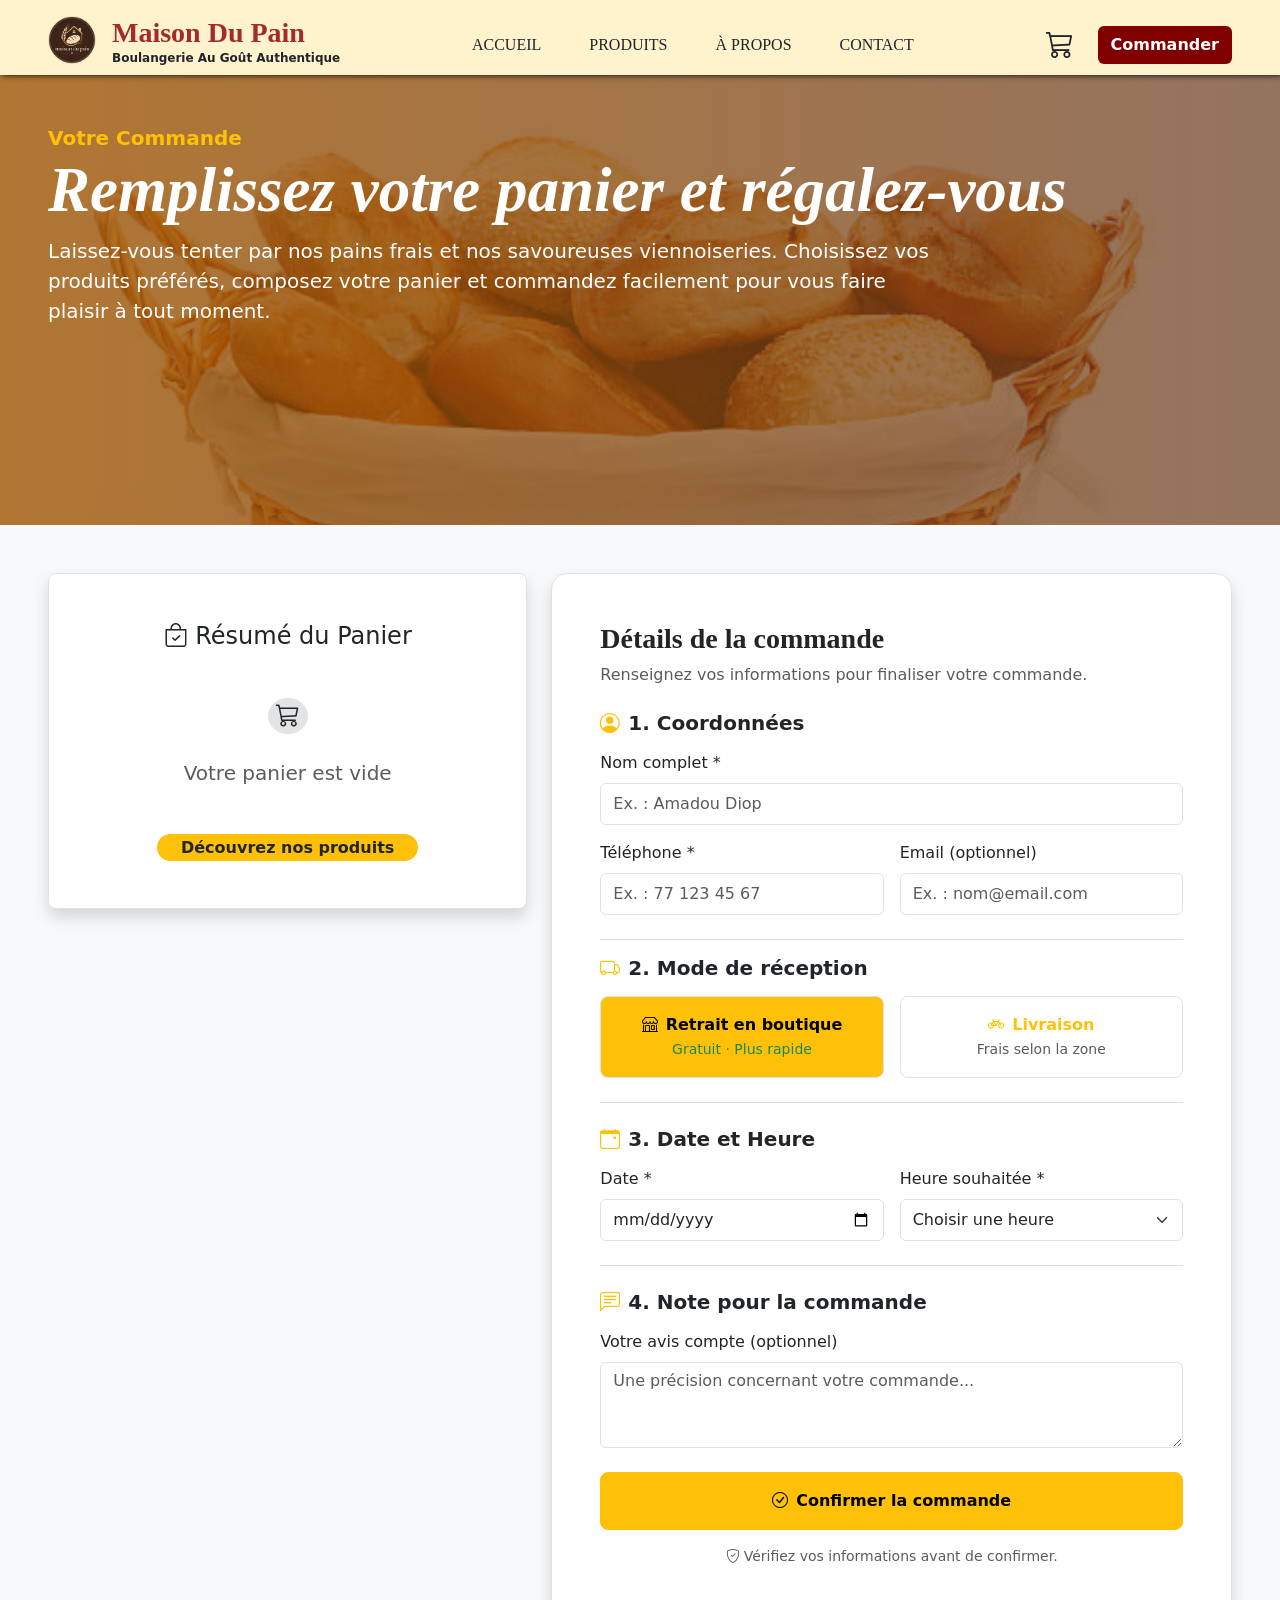
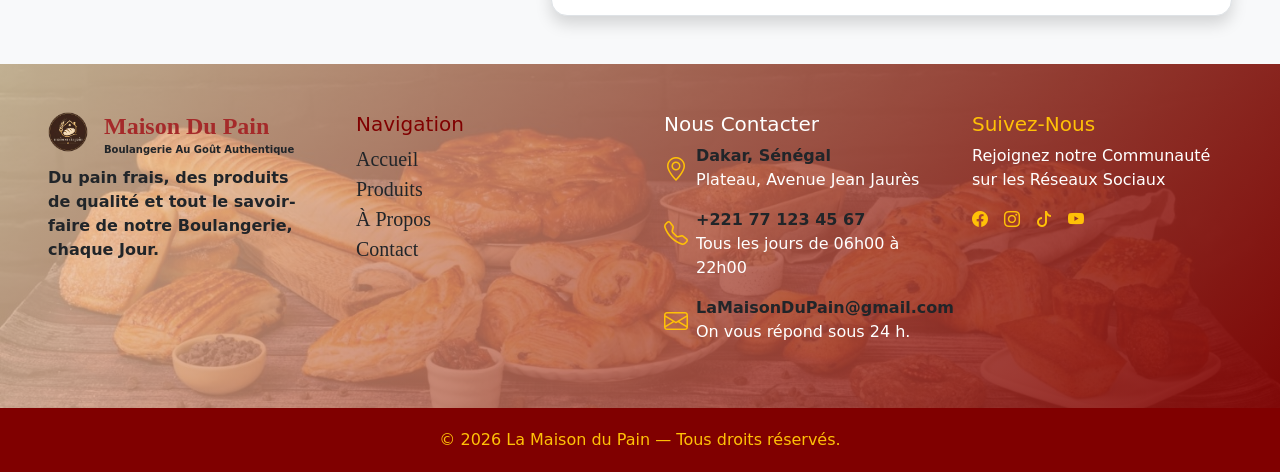
<file: commande.html>
<!DOCTYPE html>
<html lang="fr">
<head>
    <meta charset="UTF-8">
    <meta name="viewport" content="width=device-width, initial-scale=1.0">
    <meta name="description" content="Découvrez Maison du Pain à Dakar : pains artisanaux, viennoiseries et pâtisseries préparés avec passion.">
    <title>Maison du Pain — Commande</title>
    <link rel="icon" type="image/png" href="/images/logo_maison_du_pain.png">
    <link href="https://cdn.jsdelivr.net/npm/bootstrap@5.3.8/dist/css/bootstrap.min.css" rel="stylesheet" integrity="sha384-sRIl4kxILFvY47J16cr9ZwB07vP4J8+LH7qKQnuqkuIAvNWLzeN8tE5YBujZqJLB" crossorigin="anonymous">
    <link rel="stylesheet" href="https://cdn.jsdelivr.net/npm/bootstrap-icons@1.13.1/font/bootstrap-icons.min.css">
    <link rel="stylesheet" href="StylePublic.css">
</head>
<body>

    <header class="bg-warning-subtle">
        <!-- Barre de Naviguation -->
        <nav class="barnav page-container px-lg-5 px-4 d-flex justify-content-between align-items-center pt-3">
            <!-- partie du logo + nom  -->
            <a href="index.html" class="text-decoration-none text-dark">
                <div class="d-flex gap-3">
                    <img src="images/logo_maison_du_pain.png" class="logo h-50" style="width: 3rem;" alt="logo">
                    <div class="NameBrand" style="line-height: 1px;">
                        <h3 id="Nom">Maison Du Pain</h3>
                        <p class="Nom-txt fw-semibold" style="font-size: 12px;">Boulangerie Au Goût Authentique</p>
                    </div>
                </div>
            </a>
            <!-- liens de naviguation  -->
            <div class="d-none d-lg-block">
                <ul class="list-unstyled d-flex gap-5 mb-0">
                    <li class="nav-item"><a href="index.html" class="nav-link text-uppercase">Accueil</a></li>
                    <li class="nav-item"><a href="produits.html" class="nav-link text-uppercase">Produits</a></li>
                    <li class="nav-item"><a href="about.html" class="nav-link text-uppercase">À Propos</a></li>
                    <li class="nav-item"><a href="contact.html" class="nav-link text-uppercase">Contact</a></li>
                </ul>
            </div>
            <!-- Menu Hamburger et iconPanier -->
            <div class="d-flex align-items-center gap-lg-3 gap-2">
                <div class="d-flex align-items-center gap-4">
                    <a href="commande.html" class="nav-link"><i class="bi bi-cart3 fs-3"></i></a>
                    <a href="commande.html" class= "btn btn-commande text-white fw-semibold d-none d-lg-block" aria-current="page">Commander</a>
                </div>
                <button class="btn d-lg-none fs-3" type="button" data-bs-toggle="collapse" data-bs-target="#menuMobile"
                    onclick="this.querySelector('i').classList.toggle('bi-x-lg'); this.querySelector('i').classList.toggle('bi-list');">
                    <i class="bi bi-list"></i>
                </button>
            </div>
        </nav>
        <!-- Liens de Naviguation au Mobile  -->
        <div class="nav-collapse collapse bg-warning-subtle d-lg-none w-100" id="menuMobile">
            <div class="py-3 px-4">
                <ul class="list-unstyled mb-3">
                    <li class="nav-item mb-2"><a href="index.html" class="nav-link fs-5 text-uppercase">Accueil</a></li>
                    <li class="nav-item mb-2"><a href="produits.html" class="nav-link fs-5 text-uppercase">Produits</a></li>
                    <li class="nav-item mb-2"><a href="about.html" class="nav-link fs-5 text-uppercase">À Propos</a></li>
                    <li><a href="contact.html" class="nav-link fs-5 text-uppercase">Contact</a></li>
                </ul>
                <!-- Commander dans le menu mobile -->
                <a href="commande.html" class="btn btn-commande text-white mb-0 w-100 fs-5 text-uppercase">Commander</a>
            </div>
        </div>
    </header>

    <main>
        <!-- section d'introduction de la page contact -->
        <section id="commande">
            <div class="bg-commande">
                <div class="p-lg-5 p-4 page-container">
                    <span class="fw-bold text-warning fs-5">Votre Commande</span>
                    <h2 class="titre-page text-white fw-semibold">Remplissez votre panier et régalez-vous</h2>
                    <p class="description-produit text-white fs-5 w-75">
                        Laissez-vous tenter par nos pains frais et nos savoureuses viennoiseries. Choisissez vos produits préférés, 
                        composez votre panier et commandez facilement pour vous faire plaisir à tout moment.
                    </p>
                </div>
            </div>
        </section>
        <!-- section gestion panier de commande -->
        <section id="gestion-panier" class="bg-light">
            <div class="page-container p-lg-5 p-4">
                <div class="row g-4">
                    <!-- partie panier de commande -->
                    <div class="col-md-5">
                        <div class="resume-panier border shadow bg-white p-5 rounded-3 text-center">
                            <h4 class="mb-5"><i class="bi bi-bag-check"></i> Résumé du Panier</h4>
                            <div class="mb-4"><i class="bi bi-cart3 bg-secondary-subtle rounded-circle fs-4 px-2 py-1"></i></div>
                            <p class="fs-5 text-muted mb-5">Votre panier est vide</p>
                            <a href="#" class="text-decoration-none rounded-pill bg-warning text-dark fs-lg-5 fw-semibold py-1 px-4">Découvrez nos produits</a>
                        </div>
                    </div>
                    <!-- partie formulaire de commande -->
                    <div class="col-md-7">
                        <!-- Titre formulaire -->
                        <div class="rounded-4 bg-white shadow border p-4 p-lg-5">
                            <h3 class="fw-bold mb-2 sous-titre">Détails de la commande</h3>
                            <p class="text-muted mb-4">Renseignez vos informations pour finaliser votre commande.</p>
                            <!-- le formulaire -->
                            <form id="formCommande">
                                <!-- 1. Coordonnées -->
                                <div class="mb-4">
                                    <h5 class="fw-semibold mb-3"><i class="bi bi-person-circle me-2 text-warning"></i>1. Coordonnées</h5>
                                    <div class="mb-3">
                                        <label for="nom" class="form-label fw-medium">Nom complet *</label>
                                        <input type="text" class="form-control py-2" id="nom" placeholder="Ex. : Amadou Diop" required>
                                    </div>
                                    <div class="row g-3">
                                        <div class="col-md-6">
                                            <label for="telephone" class="form-label fw-medium">Téléphone *</label>
                                            <input type="tel" class="form-control py-2" id="telephone" placeholder="Ex. : 77 123 45 67" required>
                                        </div>
                                        <div class="col-md-6">
                                            <label for="email" class="form-label fw-medium">Email (optionnel)</label>
                                            <input type="email" class="form-control py-2" id="email" placeholder="Ex. : nom@email.com">
                                        </div>
                                    </div>
                                </div>
                                <hr class="text-secondary">
                                <!-- 2. Mode de réception -->
                                <div class="mb-4">
                                    <h5 class="fw-semibold mb-3"><i class="bi bi-truck me-2 text-warning"></i>2. Mode de réception</h5>
                                    <!-- retrait en boutique -->
                                    <div class="row g-3">
                                        <div class="col-md-6">
                                            <input type="radio" class="btn-check" name="reception" id="retrait" value="retrait" checked required>
                                            <label for="retrait" class="border btn btn-outline-warning rounded-3 p-3 w-100 h-100">
                                                <span class="fw-semibold d-block"><i class="bi bi-shop me-2"></i>Retrait en boutique</span>
                                                <small class="text-success">Gratuit · Plus rapide</small>
                                            </label>
                                        </div>
                                        <!-- Livraison -->
                                        <div class="col-md-6">
                                            <input type="radio" class="btn-check" name="reception" id="livraison" value="livraison">
                                            <label for="livraison" class="border btn btn-outline-warning rounded-3 p-3 w-100 h-100">
                                                <span class="fw-semibold d-block"><i class="bi bi-bicycle me-2"></i>Livraison</span>
                                                <small class="text-muted">Frais selon la zone</small>
                                            </label>
                                        </div>
                                    </div>
                                    <!-- Adresse affichée uniquement pour la livraison -->
                                    <div class="mt-3 d-none">
                                        <label for="adresse" class="form-label fw-medium">Adresse de livraison *</label>
                                        <textarea class="form-control" id="adresse" rows="2" placeholder="Quartier, rue, repère..."></textarea>
                                    </div>
                                </div>
                                <hr class="text-secondary opacity-25 my-4">
                                <!-- 3. Date et heure -->
                                <div class="mb-4">
                                    <h5 class="fw-semibold mb-3"><i class="bi bi-calendar-event me-2 text-warning"></i>3. Date et Heure</h5>
                                    <div class="row g-3">
                                        <div class="col-md-6">
                                            <label for="date" class="form-label fw-medium">Date *</label>
                                            <input type="date" class="form-control py-2" id="date" required>
                                        </div>
                                        <div class="col-md-6">
                                            <label for="heure" class="form-label fw-medium">Heure souhaitée *</label>
                                            <select class="form-select py-2" id="heure" required>
                                                <option value="">Choisir une heure</option>
                                                <option value="08:00">08:00</option>
                                                <option value="09:00">09:00</option>
                                                <option value="10:00">10:00</option>
                                                <option value="11:00">11:00</option>
                                                <option value="12:00">12:00</option>
                                                <option value="13:00">13:00</option>
                                                <option value="14:00">14:00</option>
                                                <option value="15:00">15:00</option>
                                                <option value="16:00">16:00</option>
                                                <option value="17:00">17:00</option>
                                                <option value="18:00">18:00</option>
                                            </select>
                                        </div>
                                    </div>
                                </div>
                                <hr class="text-secondary opacity-25 my-4">
                                <!-- 4. Note de commande -->
                                <div class="mb-4">
                                    <h5 class="fw-semibold mb-3"><i class="bi bi-chat-left-text me-2 text-warning"></i>4. Note pour la commande</h5>
                                    <label for="note" class="form-label">Votre avis compte (optionnel)</label>
                                    <textarea class="form-control" id="note" rows="3"placeholder="Une précision concernant votre commande..."></textarea>
                                </div>
                                <!-- Confirmation -->
                                <button type="submit" class="btn btn-warning w-100 py-3 fw-semibold rounded-3"><i class="bi bi-check-circle me-2"></i>Confirmer la commande</button>
                                <p class="text-muted small text-center mt-3 mb-0"><i class="bi bi-shield-check me-1"></i>Vérifiez vos informations avant de confirmer.</p>
                            </form>
                        </div>
                    </div>
                </div>
            </div>
        </section>
    </main>

    <footer>
        <div class="page-container p-lg-5 p-4">
            <!-- conteneur du Pied de page -->
            <div class="row g-5">
                <!-- Bloc identité de la Boulangerie -->
                <div class="col-12 col-lg-3">
                    <a href="index.html" class="text-decoration-none text-dark">
                        <div class="d-flex gap-3">
                            <img src="images/logo_maison_du_pain.png" class="logo h-50" style="width: 2.5rem;" alt="logo">
                            <div class="NameBrand" style="line-height: 1px;">
                                <h4 id="Nom">Maison Du Pain</h4>
                                <p class="Nom-txt fw-bold" style="font-size: 10px;">Boulangerie Au Goût Authentique</p>
                            </div>
                        </div>
                    </a>
                    <p class="fw-semibold">Du pain frais, des produits de qualité et tout le savoir-faire de notre Boulangerie, chaque Jour.</p>
                </div>
                <!-- Bloc Liens rapides -->
                <div class="col-12 col-lg-3">
                    <h5 style="color: maroon;">Navigation</h5>
                    <ul class="list-unstyled fs-5">
                        <li class="nav-item"><a href="index.html" class="nav-link nav-footer">Accueil</a></li>
                        <li class="nav-item"><a href="produits.html" class="nav-link nav-footer">Produits</a></li>
                        <li class="nav-item"><a href="about.html" class="nav-link nav-footer">À Propos</a></li>
                        <li class="nav-item"><a href="contact.html" class="nav-link nav-footer">Contact</a></li>
                    </ul>
                </div>
                <!-- Bloc Coordonées -->
                <div class="col-12 col-lg-3">
                    <h5 class="text-white">Nous Contacter</h5>
                    <div>
                        <div class="rounded-3 d-flex gap-2">
                            <div class="mt-2"><i class="bi bi-geo-alt text-warning rounded-5 fs-4"></i></div>
                            <div>
                                <span class="fw-bold">Dakar, Sénégal</span> 
                                <p class="text-white">Plateau, Avenue Jean Jaurès </p>
                            </div>
                        </div>
                        <div class="rounded-3 d-flex gap-2">
                            <div class="mt-2"><i class="bi bi-telephone text-warning rounded-5 fs-4"></i></div>
                            <div>
                                <span class="fw-bold">+221 77 123 45 67</span>
                                <p class="text-white">Tous les jours de 06h00 à 22h00</p>
                            </div>
                        </div>
                        <div class="rounded-3 d-flex gap-2">
                            <div class="mt-2"><i class="bi bi-envelope text-warning rounded-5 fs-4"></i></div>
                            <div>
                                <span class="fw-bold">LaMaisonDuPain@gmail.com</span> 
                                <p class="text-white">On vous répond sous 24 h.</p>
                            </div>
                        </div>
                    </div>
                </div>
                <!-- Bloc Reseaux Sociaux -->
                <div class="col-12 col-lg-3">
                    <h5 class="text-warning">Suivez-Nous</h5>
                    <p class="text-white">Rejoignez notre Communauté sur les Réseaux Sociaux</p>
                        <div class="d-flex gap-3">
                            <a href="facebook.com"><i class="bi bi-facebook text-warning"></i></a>
                            <a href="instagram.com"><i class="bi bi-instagram text-warning"></i></a>
                            <a href="tiktok.com"><i class="bi bi-tiktok text-warning"></i></a>
                            <a href="youtube.com"><i class="bi bi-youtube text-warning"></i></a>
                        </div>
                </div>
            </div>
        </div>
        <!-- Barre Inférieure -->
        <div class="py-1 text-center" style="background-color: maroon;">
            <p class="fs-6 mt-3 fw-light text-warning">&copy; 2026 La Maison du Pain — Tous droits réservés.</p>
        </div>
    </footer>
    <script src="https://cdn.jsdelivr.net/npm/bootstrap@5.3.8/dist/js/bootstrap.bundle.min.js" integrity="sha384-FKyoEForCGlyvwx9Hj09JcYn3nv7wiPVlz7YYwJrWVcXK/BmnVDxM+D2scQbITxI" crossorigin="anonymous"></script>
</body>
</html>
</file>
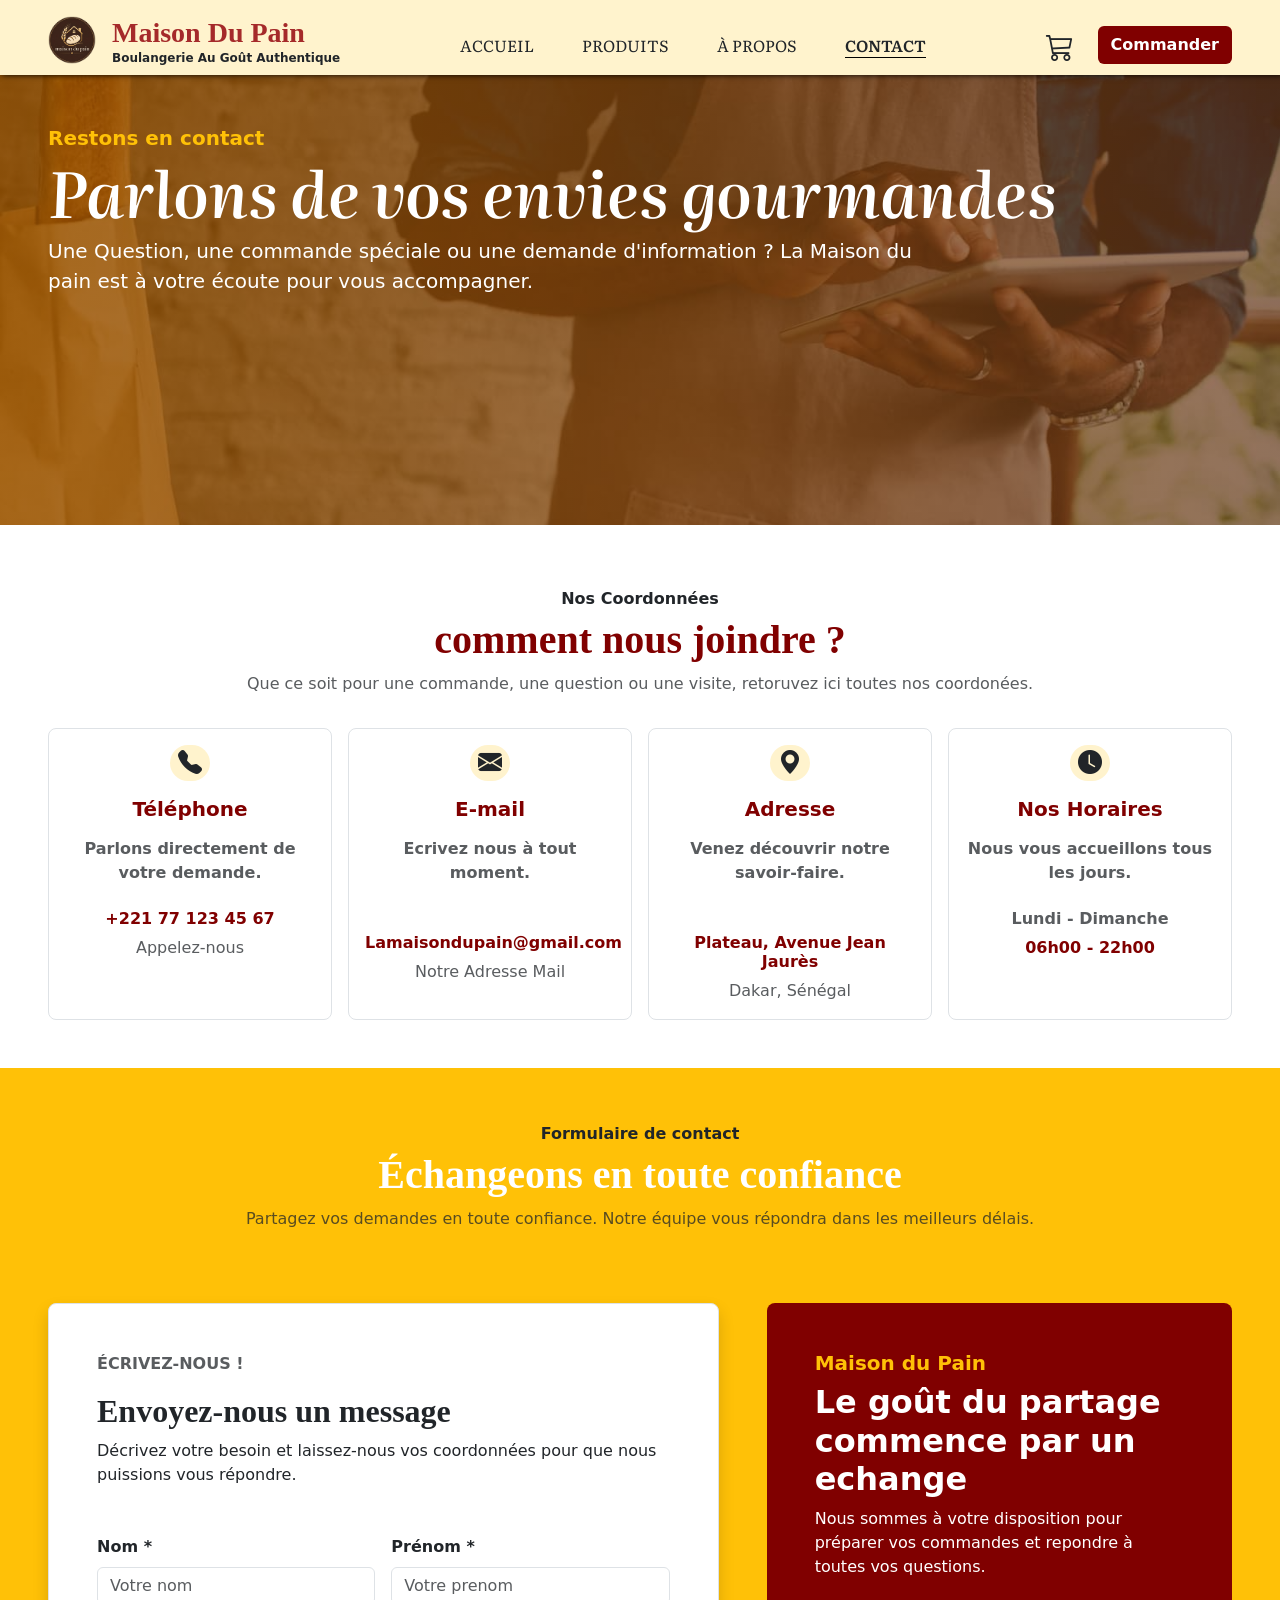
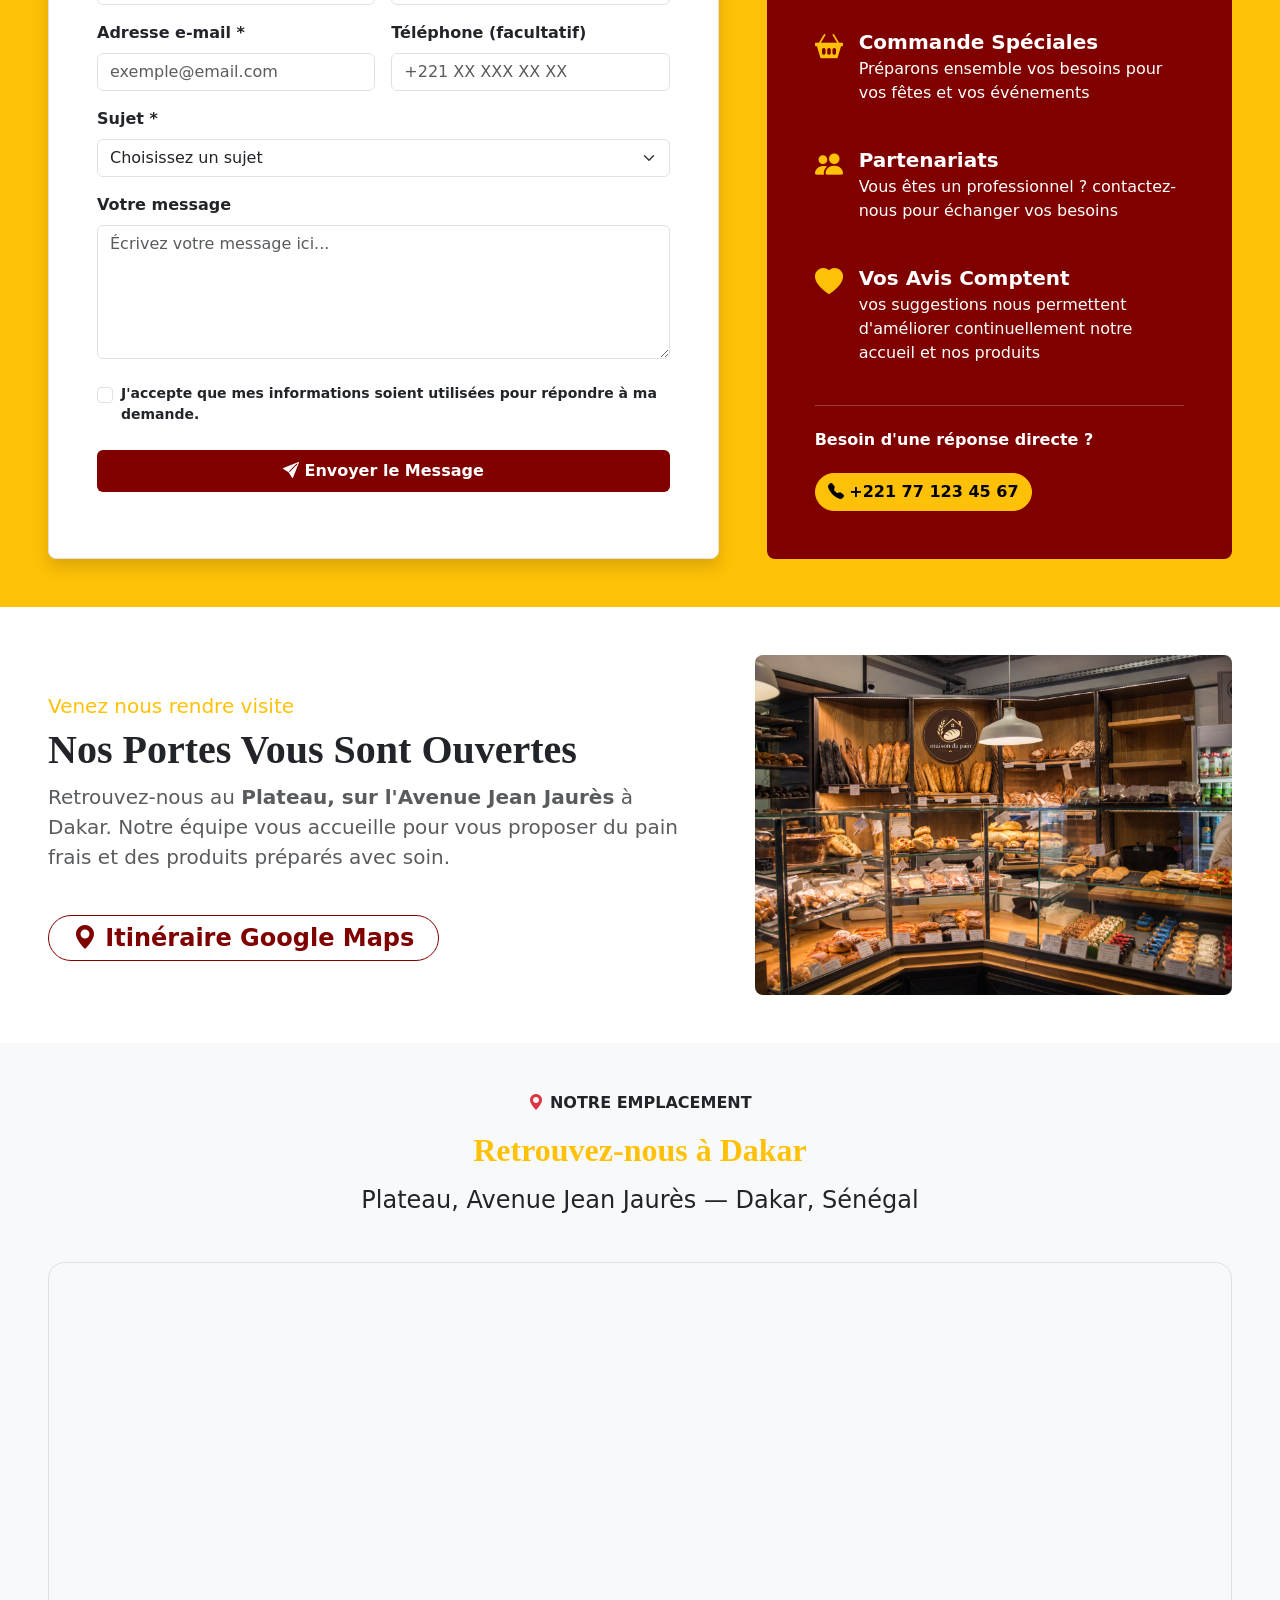
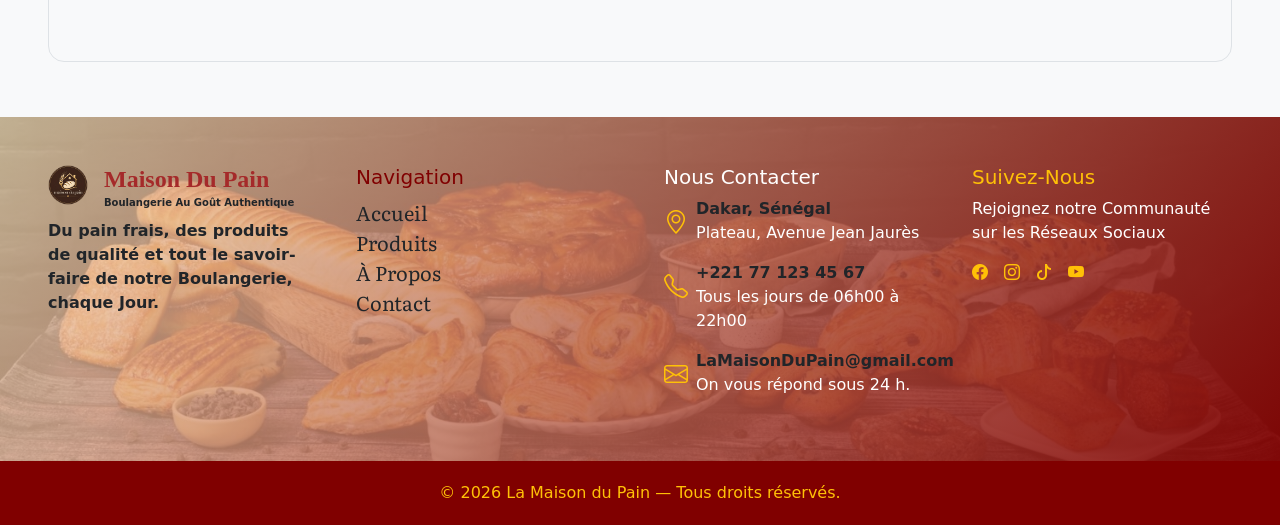
<file: contact.html>
<!DOCTYPE html>
<html lang="fr">
<head>
    <meta charset="UTF-8">
    <meta name="viewport" content="width=device-width, initial-scale=1.0">
    <meta name="description" content="Découvrez Maison du Pain à Dakar : pains artisanaux, viennoiseries et pâtisseries préparés avec passion.">
    <title>Maison du Pain — Contact</title>
    <link rel="icon" type="image/png" href="/images/logo_maison_du_pain.png">
    <link href="https://cdn.jsdelivr.net/npm/bootstrap@5.3.8/dist/css/bootstrap.min.css" rel="stylesheet" integrity="sha384-sRIl4kxILFvY47J16cr9ZwB07vP4J8+LH7qKQnuqkuIAvNWLzeN8tE5YBujZqJLB" crossorigin="anonymous">
    <link rel="stylesheet" href="https://cdn.jsdelivr.net/npm/bootstrap-icons@1.13.1/font/bootstrap-icons.min.css">
    <link rel="preconnect" href="https://fonts.googleapis.com">
    <link rel="preconnect" href="https://fonts.gstatic.com" crossorigin>
    <link href="https://fonts.googleapis.com/css2?family=Literata:ital,opsz,wght@0,7..72,200..900;1,7..72,200..900&display=swap" rel="stylesheet">
    <link rel="stylesheet" href="StylePublic.css">
</head>
<body>

    <header class="bg-warning-subtle">
        <!-- Barre de Naviguation -->
        <nav class="barnav page-container px-lg-5 px-4 d-flex justify-content-between align-items-center pt-3">
            <!-- partie du logo + nom  -->
            <a href="index.html" class="text-decoration-none text-dark">
                <div class="d-flex gap-3">
                    <img src="images/logo_maison_du_pain.png" class="logo h-50" style="width: 3rem;" alt="logo">
                    <div class="NameBrand" style="line-height: 1px;">
                        <h3 id="Nom">Maison Du Pain</h3>
                        <p class="Nom-txt fw-semibold" style="font-size: 12px;">Boulangerie Au Goût Authentique</p>
                    </div>
                </div>
            </a>
            <!-- liens de naviguation  -->
            <div class="d-none d-lg-block">
                <ul class="list-unstyled d-flex gap-5 mb-0">
                    <li class="nav-item"><a href="index.html" class="nav-link text-uppercase">Accueil</a></li>
                    <li class="nav-item"><a href="produits.html" class="nav-link text-uppercase">Produits</a></li>
                    <li class="nav-item"><a href="about.html" class="nav-link text-uppercase">À Propos</a></li>
                    <li class="nav-item"><a href="contact.html" class="nav-link active fw-semibold text-uppercase" aria-current="page">Contact</a></li>
                </ul>
            </div>
            <!-- Menu Hamburger et iconPanier  -->
            <div class="d-flex align-items-center gap-lg-3 gap-2">
                <div class="d-flex align-items-center gap-4">
                    <a href="commande.html" class="nav-link"><i class="bi bi-cart3 fs-3"></i></a>
                    <a href="commande.html" class= "btn btn-commande text-white fw-semibold d-none d-lg-block">Commander</a>
                </div>
                <button class="btn d-lg-none fs-3" type="button" data-bs-toggle="collapse" data-bs-target="#menuMobile" aria-controls="menuMobile"
                    aria-expanded="false" aria-label="Ouvrir le menu de navigation"
                    onclick="this.querySelector('i').classList.toggle('bi-x-lg'); this.querySelector('i').classList.toggle('bi-list');">
                    <i class="bi bi-list"></i>
                </button>
            </div>
        </nav>
        <!-- Liens de Naviguation au Mobile  -->
        <div class="nav-collapse collapse bg-warning-subtle d-lg-none w-100" id="menuMobile">
            <div class="py-3 px-4">
                <ul class="list-unstyled mb-3">
                    <li class="nav-item mb-2"><a href="index.html" class="nav-link fs-5 text-uppercase">Accueil</a></li>
                    <li class="nav-item mb-2"><a href="produits.html" class="nav-link fs-5 text-uppercase">Produits</a></li>
                    <li class="nav-item mb-2"><a href="about.html" class="nav-link fs-5 text-uppercase">À Propos</a></li>
                    <li><a href="contact.html" class="nav-link active fw-semibold fs-5 text-uppercase">Contact</a></li>
                </ul>
                <!-- Commander dans le menu mobile -->
                <a href="commande.html" class="btn btn-commande text-white mb-0 w-100 fs-5 text-uppercase">Commander</a>
            </div>
        </div>
    </header>

    <main>
        <!-- section d'introduction de la page contact -->
        <section id="contact">
            <div class="bg-contact">
                <div class="page-container p-lg-5 p-4">
                    <span class="fw-bold text-warning fs-5">Restons en contact</span>
                    <h2 class="titre-page text-white fw-semibold">Parlons de vos envies gourmandes</h2>
                    <p class="description-produit text-white fs-5 w-75">Une Question, une commande spéciale ou une demande d'information ?
                        La Maison du pain est à votre écoute pour vous accompagner.
                    </p>
                </div>
            </div>
        </section>
        <!-- section des coordonnées de la boulangerie -->
        <section id="coordonnées">
            <div class="page-container p-lg-5 p-4">
                <!-- titre de la section -->
                <div class="text-center p-3">
                    <h6 class="fw-bold">Nos Coordonnées</h6>
                    <h2 class="sous-titre fw-bold fs-1" style="color: maroon;">comment nous joindre ?</h2>
                    <p class="text-muted">Que ce soit pour une commande, une question ou une visite, retoruvez ici toutes nos coordonées.</p>
                </div>
                <!-- les coordonées -->
                <div class="row g-3">
                    <!-- Téléphone -->
                    <div class="col-12 col-sm-6 col-lg-3">
                        <div class="border p-3 rounded-3 text-center h-100">
                            <div class="mb-3"><i class="bi bi-telephone-fill bg-warning-subtle rounded-5 fs-4 px-2 py-1"></i></div>
                            <div>
                                <h6 class="fw-bold fs-5 mb-3" style="color: maroon;">Téléphone</h6>
                                <p class="text-muted fw-semibold mb-4">Parlons directement de votre demande.</p>
                                <h6 class="fw-bold" style="color: maroon;">+221 77 123 45 67</h6>
                                <p class="text-muted mb-0">Appelez-nous</p>
                            </div>
                        </div>
                    </div>
                    <!-- E-mail -->
                    <div class="col-12 col-sm-6 col-lg-3">
                        <div class="border p-3 rounded-3 text-center h-100">
                            <div class="mb-3"><i class="bi bi-envelope-fill bg-warning-subtle rounded-5 fs-4 px-2 py-1"></i></div>
                            <div>
                                <h6 class="fw-bold fs-5 mb-3" style="color: maroon;">E-mail</h6>
                                <p class="text-muted fw-semibold mb-5">Ecrivez nous à tout moment.</p>
                                <h6 class="fw-bold" style="color: maroon;">Lamaisondupain@gmail.com</h6>
                                <p class="text-muted mb-0">Notre Adresse Mail</p>
                            </div>
                        </div>
                    </div>
                    <!-- Adresse -->
                    <div class="col-12 col-sm-6 col-lg-3">
                        <div class="border p-3 rounded-3 text-center h-100">
                            <div class="mb-3"><i class="bi bi-geo-alt-fill bg-warning-subtle rounded-5 fs-4 px-2 py-1"></i></div>
                            <div>
                                <h6 class="fw-bold fs-5 mb-3" style="color: maroon;">Adresse</h6>
                                <p class="text-muted fw-semibold mb-5">Venez découvrir notre savoir-faire.</p>
                                <h6 class="fw-bold" style="color: maroon;">Plateau, Avenue Jean Jaurès</h6>
                                <p class="text-muted mb-0">Dakar, Sénégal</p>
                            </div>
                        </div>
                    </div>
                    <!-- Horaires -->
                    <div class="col-12 col-sm-6 col-lg-3">
                        <div class="border p-3 rounded-3  text-center h-100">
                            <div class="mb-3"><i class="bi bi-clock-fill bg-warning-subtle rounded-5 fs-4 px-2 py-1"></i></div>
                            <div>
                                <h6 class="fw-bold fs-5 mb-3" style="color: maroon;">Nos Horaires</h6>
                                <p class="text-muted fw-semibold mb-4">Nous vous accueillons tous les jours.</p>
                                <h6  class="text-muted fw-bold">Lundi - Dimanche</h6>
                                <p class="fw-bold mb-0" style="color: maroon;">06h00 - 22h00</p>
                            </div>
                        </div>
                    </div>
                </div>
            </div>
        </section>
        <!-- Section formulaire de contact -->
        <section id="fomulaire" class="bg-warning">
            <div class="page-container p-lg-5 p-4">
                <!-- Titre -->
                <div class="text-center p-2 mb-5">
                    <h6 class="fw-bold">Formulaire de contact</h6>
                    <h2 class="sous-titre text-white fw-bold fs-1">Échangeons en toute confiance</h2>
                    <p class="text-muted">Partagez vos demandes en toute confiance. Notre équipe vous répondra dans les meilleurs délais. </p>
                </div>
                <div class="row g-5">
                    <div class="col-12 col-lg-7">
                        <div class="h-100 p-4 p-lg-5 border rounded-3 shadow bg-white">
                            <!-- Titre fomulaire -->
                            <div class="mb-5">
                                <p class="text-muted text-uppercase fw-semibold">Écrivez-nous !</p>
                                <h2 class="fw-bold sous-titre">Envoyez-nous un message</h2>
                                <p>Décrivez votre besoin et laissez-nous vos coordonnées pour que nous puissions vous répondre.</p>
                            </div>
                            <!-- Formulaire -->
                            <form action="#" method="post">
                                <!-- Nom et prénom -->
                                <div class="row g-3 mb-3">
                                    <div class="col-md-6">
                                        <label for="nom" class="form-label fw-semibold">Nom *</label>
                                        <input type="text" class="form-control" id="nom" name="nom" placeholder="Votre nom" autocomplete="family-name" required>
                                    </div>
                                    <div class="col-md-6">
                                        <label for="prenom" class="form-label fw-semibold">Prénom *</label>
                                        <input type="text" class="form-control" id="prenom" name="prenom" placeholder="Votre prenom" autocomplete="given-name" required>
                                    </div>
                                </div>
                                <!-- e-mail et Téléphone -->
                                <div class="row g-3 mb-3">
                                    <div class="col-md-6">
                                        <label for="email" class="form-label fw-semibold">Adresse e-mail *</label>
                                        <input type="email" class="form-control" id="email" name="email" placeholder="exemple@email.com" autocomplete="email" required>
                                    </div>
                                    <div class="col-md-6">
                                        <label for="telephone" class="form-label fw-semibold">Téléphone (facultatif)</label>
                                        <input type="tel" class="form-control" id="telephone" name="telephone" placeholder="+221 XX XXX XX XX" autocomplete="tel">
                                    </div>
                                </div>
                                <!-- Sujet -->
                                <div class="mb-3">
                                    <label for="sujet" class="form-label fw-semibold">Sujet *</label>
                                    <select class="form-select" id="sujet" name="sujet" required>
                                        <option value="" selected disabled>Choisissez un sujet</option>
                                        <option value="information">Demande d'information</option>
                                        <option value="commande">Commande ou réservation</option>
                                        <option value="reclamation">Réclamation</option>
                                        <option value="partenariat">Partenariat professionnel</option>
                                        <option value="autre">Autre demande</option>
                                    </select>
                                </div>
                                <!-- Message -->
                                <div class="mb-4">
                                    <label for="message" class="form-label fw-semibold">Votre message</label>
                                    <textarea class="form-control" id="message" name="message" rows="5" placeholder="Écrivez votre message ici..."></textarea>
                                </div>
                                <!-- consentement à la collecte d'info -->
                                <div class="form-check mb-4">
                                    <input type="checkbox" class="form-check-input" name="consentement" id="consentement" value="oui" required>
                                    <label class="form-check-label fw-semibold small" for="consentement">J'accepte que mes informations soient utilisées pour répondre à ma demande.</label>
                                </div>
                                <!-- Bouton d'envoi -->
                                <div class="text-center">
                                    <button type="submit" class="btn text-white px-5 py-2 fw-semibold w-100" style="background-color: maroon;"><i class="bi bi-send-fill"></i> Envoyer le Message</button>
                                </div>
                            </form>
                        </div>
                    </div>
                    <!-- Panneau d'informations -->
                    <div class="col-12 col-lg-5">
                        <div class="h-100  p-5 rounded-3" style="background-color: maroon;">
                            <!-- titre Panneau -->
                            <div class="mb-5">
                                <h5 class="text-warning fw-bold">Maison du Pain</h5>
                                <h2 class="text-white fw-bold">Le goût du partage commence par un echange</h2>
                                <p class="text-white">Nous sommes à votre disposition pour préparer vos commandes et repondre à toutes vos questions.</p>
                            </div>
                            <div>
                                <!-- commandes spéciales -->
                                <div class="d-flex gap-3 mb-4">
                                    <div><i class="bi bi-basket2-fill text-warning fs-3"></i></div>
                                    <div>
                                        <span class="fw-bold text-white fs-5">Commande Spéciales</span>
                                        <p class="text-white">Préparons ensemble vos besoins pour vos fêtes et vos événements</p>
                                    </div>
                                </div>
                                <!-- partenariats -->
                                <div class="d-flex gap-3 mb-4">
                                    <div><i class="bi bi-people-fill text-warning fs-3"></i></div>
                                    <div>
                                        <span class="fw-bold text-white fs-5">Partenariats</span>
                                        <p class="text-white">Vous êtes un professionnel ? contactez-nous pour échanger vos besoins</p>
                                    </div>
                                </div>
                                <!-- Avis clients -->
                                <div class="d-flex gap-3 mb-4">
                                    <div><i class="bi bi-heart-fill text-warning fs-3"></i></div>
                                    <div>
                                        <span class="fw-bold text-white fs-5">Vos Avis Comptent</span>
                                        <p class="text-white">vos suggestions nous permettent d'améliorer continuellement notre accueil et nos produits</p>
                                    </div>
                                </div>
                            </div>
                            <hr class="text-white">
                            <!-- appel direct -->
                            <div>
                                <div class="mt-4">
                                    <h6 class="text-white fw-semibold mb-4">Besoin d'une réponse directe ?</h6>
                                    <a href="tel:+221771234567" class="btn btn-warning telephone rounded-pill fw-bold"><i class="bi bi-telephone-fill"></i> +221 77 123 45 67</a>
                                </div>
                            </div>
                        </div>
                    </div>
                </div>
            </div>
        </section>
        <!-- section visitez-nous -->
        <section id="visite">
            <div class="page-container p-lg-5 p-4">
                <div class="d-flex gap-5 flex-lg-row flex-column align-items-center">
                    <div class="flex-fill"> 
                        <h5 class="text-warning">Venez nous rendre visite</h5>
                        <h2 class="sous-titre text-dark fw-bold fs-1">Nos Portes Vous Sont Ouvertes</h2>
                        <p class="fs-5 text-muted mb-5 pe-lg-2 pe-3">Retrouvez-nous au <span class="fw-semibold">Plateau, sur l'Avenue Jean Jaurès</span> à Dakar. Notre équipe vous accueille pour vous proposer
                            du pain frais et des produits préparés avec soin.                        
                        </p>
                        <div>
                            <a href="https://maps.app.goo.gl/w2hc87tSXg8GLn1B7" target="_blank" class="Itinéraire fs-4 fw-semibold rounded-pill px-4 py-2 text-decoration-none">
                                <i class="bi bi-geo-alt-fill"></i> Itinéraire Google Maps
                            </a>
                        </div>
                    </div>
                    <div class="w-100 flex-fill">
                        <img src="./images/Visiter.png" class="visiter-img w-100 rounded-3 object-fit-cover" alt="Boulangerie Visiter">
                    </div>
                </div>
            </div>
        </section>
        <!-- section emplacement de la boulangerie -->
        <section id="localisation" class="bg-light">
            <div class="page-container p-lg-5 p-4">
                <div class="text-center mb-5">
                    <p class="text-uppercase text-dark fw-semibold"><i class="bi bi-geo-alt-fill text-danger"></i> Notre emplacement</p>
                    <h2 class="sous-titre mb-3 text-warning fw-semibold">Retrouvez-nous à Dakar</h2>
                    <h4>Plateau, Avenue Jean Jaurès — Dakar, Sénégal</h4>
                </div>
                <!-- carte de localisation -->
                <div>
                    <iframe src="https://www.google.com/maps/embed?pb=!1m18!1m12!1m3!1d3859.133618553727!2d-17.467945225543104!3d14.705034774512606!2m3!1f0!2f0!3f0!3m2!1i1024!2i768!4f13.1!3m3!1m2!1s0xec173d8b59a0a91%3A0x2980f739cf6804f2!2sMaison%20du%20pain!5e0!3m2!1sfr!2ssn!4v1790900190935!5m2!1sfr!2ssn" 
                    class="visiter-map border rounded-4 w-100" allowfullscreen="" loading="lazy" referrerpolicy="strict-origin-when-cross-origin"></iframe>
                </div>
            </div>
        </section>
    </main>

    <footer>
        <div class="page-container p-lg-5 p-4">
            <!-- conteneur du Pied de page -->
            <div class="row g-5">
                <!-- Bloc identité de la Boulangerie -->
                <div class="col-12 col-lg-3">
                    <a href="index.html" class="text-decoration-none text-dark">
                        <div class="d-flex gap-3">
                            <img src="images/logo_maison_du_pain.png" class="logo h-50" style="width: 2.5rem;" alt="logo">
                            <div class="NameBrand" style="line-height: 1px;">
                                <h4 id="Nom">Maison Du Pain</h4>
                                <p class="Nom-txt fw-bold" style="font-size: 10px;">Boulangerie Au Goût Authentique</p>
                            </div>
                        </div>
                    </a>
                    <p class="fw-semibold">Du pain frais, des produits de qualité et tout le savoir-faire de notre Boulangerie, chaque Jour.</p>
                </div>
                <!-- Bloc Liens rapides -->
                <div class="col-12 col-lg-3">
                    <h5 style="color: maroon;">Navigation</h5>
                    <ul class="list-unstyled fs-5">
                        <li class="nav-item"><a href="index.html" class="nav-link nav-footer">Accueil</a></li>
                        <li class="nav-item"><a href="produits.html" class="nav-link nav-footer">Produits</a></li>
                        <li class="nav-item"><a href="about.html" class="nav-link nav-footer">À Propos</a></li>
                        <li class="nav-item"><a href="contact.html" class="nav-link nav-footer">Contact</a></li>
                    </ul>
                </div>
                <!-- Bloc Coordonées -->
                <div class="col-12 col-lg-3">
                    <h5 class="text-white">Nous Contacter</h5>
                    <div>
                        <div class="rounded-3 d-flex gap-2">
                            <div class="mt-2"><i class="bi bi-geo-alt text-warning rounded-5 fs-4"></i></div>
                            <div>
                                <span class="fw-bold">Dakar, Sénégal</span> 
                                <p class="text-white">Plateau, Avenue Jean Jaurès </p>
                            </div>
                        </div>
                        <div class="rounded-3 d-flex gap-2">
                            <div class="mt-2"><i class="bi bi-telephone text-warning rounded-5 fs-4"></i></div>
                            <div>
                                <span class="fw-bold">+221 77 123 45 67</span>
                                <p class="text-white">Tous les jours de 06h00 à 22h00</p>
                            </div>
                        </div>
                        <div class="rounded-3 d-flex gap-2">
                            <div class="mt-2"><i class="bi bi-envelope text-warning rounded-5 fs-4"></i></div>
                            <div>
                                <span class="fw-bold">LaMaisonDuPain@gmail.com</span> 
                                <p class="text-white">On vous répond sous 24 h.</p>
                            </div>
                        </div>
                    </div>
                </div>
                <!-- Bloc Reseaux Sociaux -->
                <div class="col-12 col-lg-3">
                    <h5 class="text-warning">Suivez-Nous</h5>
                    <p class="text-white">Rejoignez notre Communauté sur les Réseaux Sociaux</p>
                        <div class="d-flex gap-3">
                            <a href="facebook.com"><i class="bi bi-facebook text-warning"></i></a>
                            <a href="instagram.com"><i class="bi bi-instagram text-warning"></i></a>
                            <a href="tiktok.com"><i class="bi bi-tiktok text-warning"></i></a>
                            <a href="youtube.com"><i class="bi bi-youtube text-warning"></i></a>
                        </div>
                </div>
            </div>
        </div>
        <!-- Barre Inférieure -->
        <div class="py-1 text-center" style="background-color: maroon;">
            <p class="fs-6 mt-3 fw-light text-warning">&copy; 2026 La Maison du Pain — Tous droits réservés.</p>
        </div>
    </footer>
    <script src="https://cdn.jsdelivr.net/npm/bootstrap@5.3.8/dist/js/bootstrap.bundle.min.js" integrity="sha384-FKyoEForCGlyvwx9Hj09JcYn3nv7wiPVlz7YYwJrWVcXK/BmnVDxM+D2scQbITxI" crossorigin="anonymous"></script>
</body>
</html>
</file>
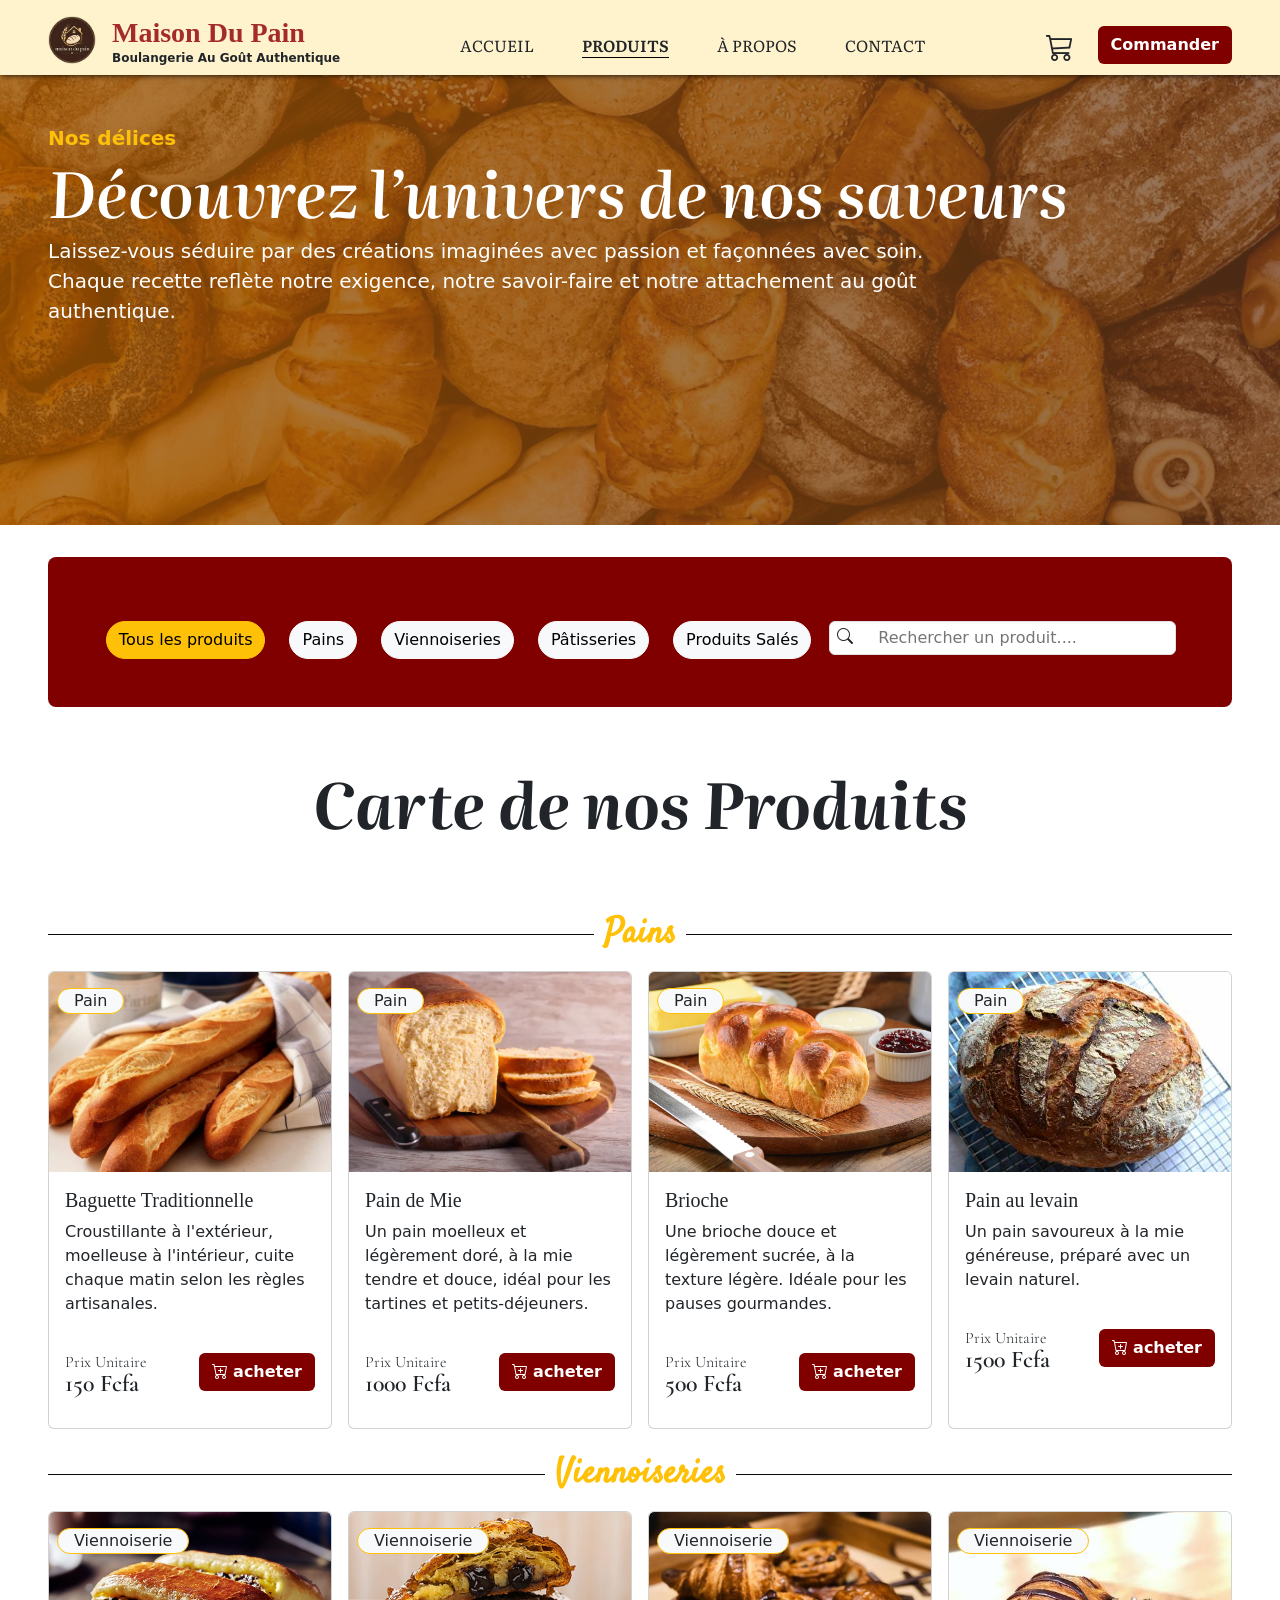
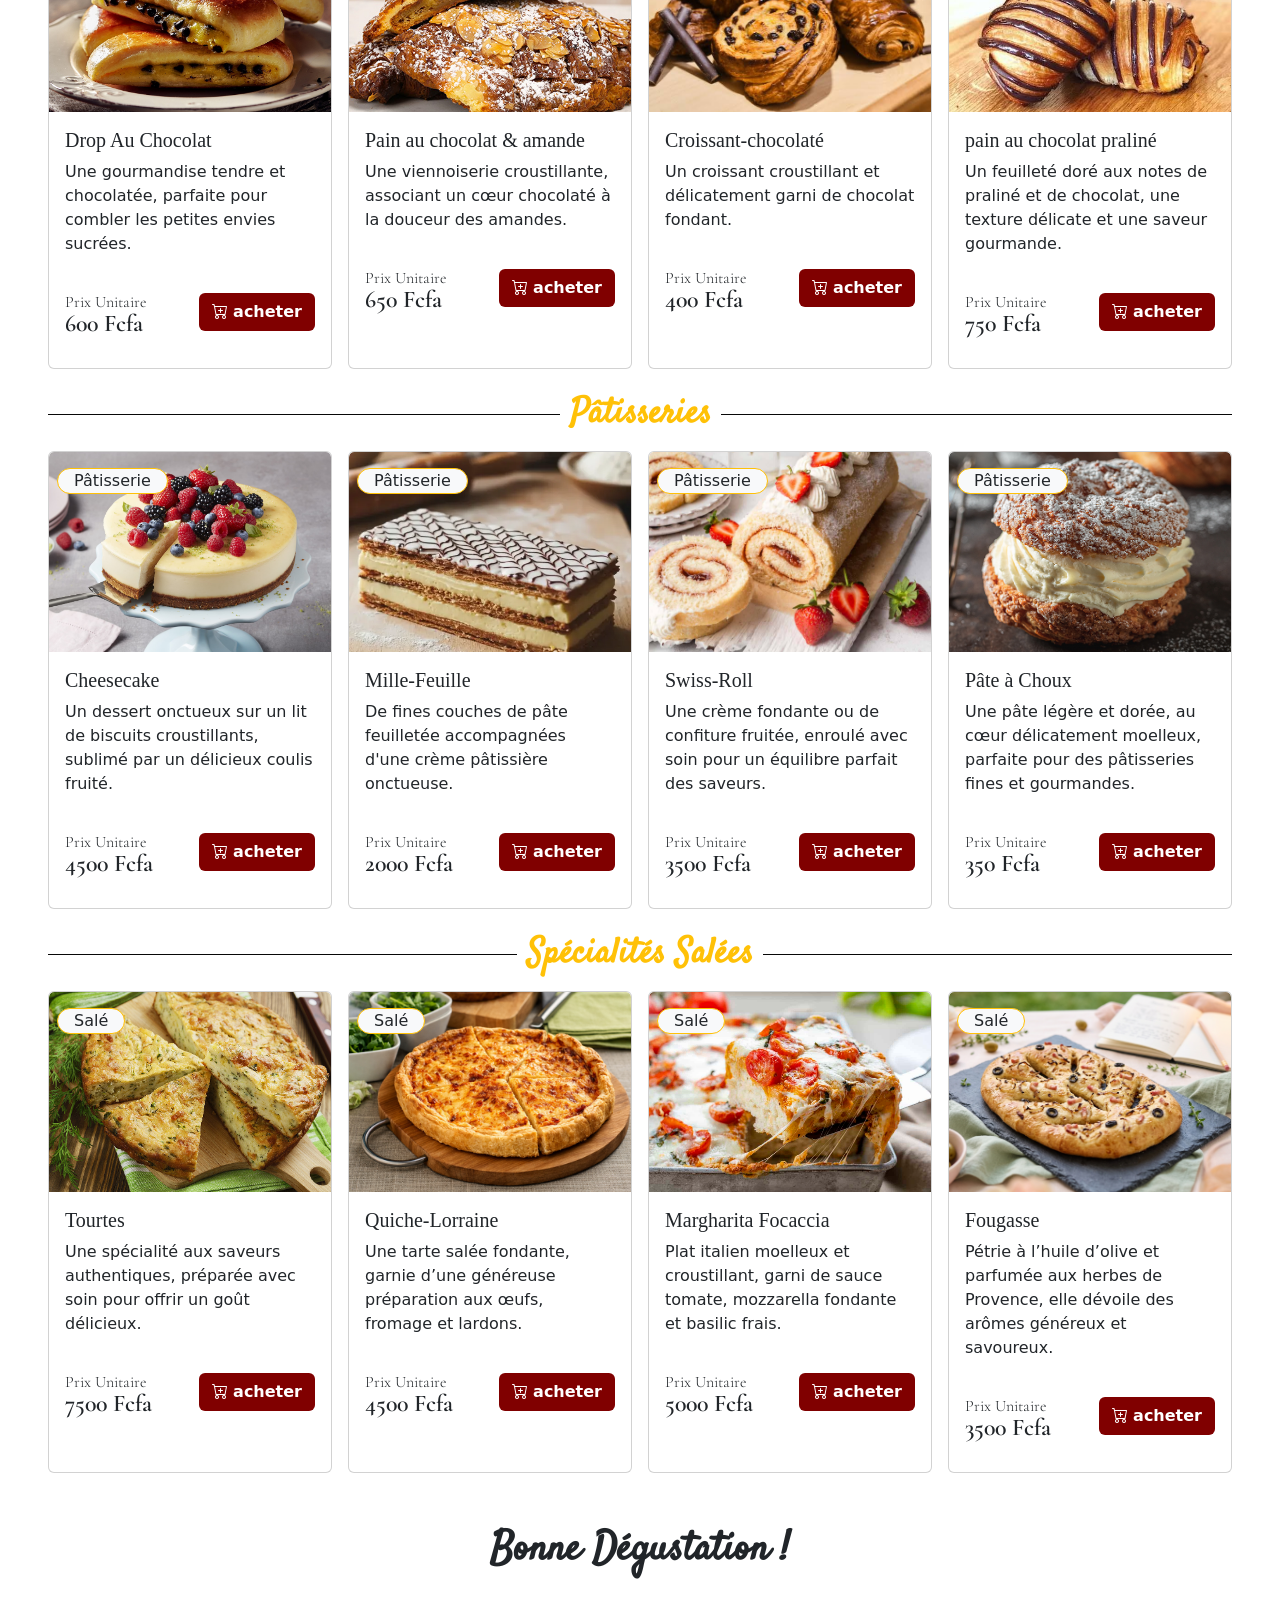
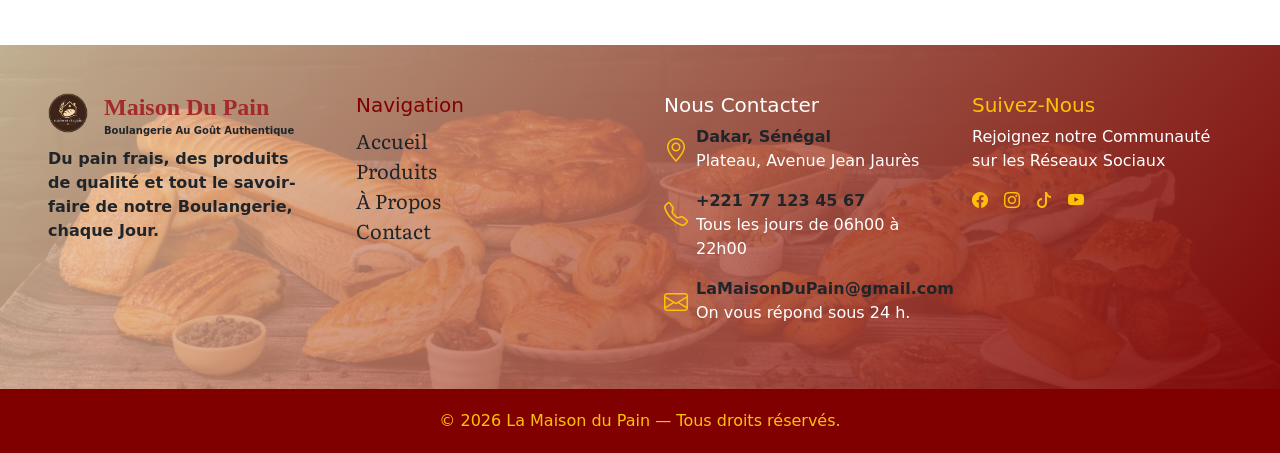
<file: produits.html>
<!DOCTYPE html>
<html lang="fr">
<head>
    <meta charset="UTF-8">
    <meta name="viewport" content="width=device-width, initial-scale=1.0">
    <meta name="description" content="Découvrez Maison du Pain à Dakar : pains artisanaux, viennoiseries et pâtisseries préparés avec passion.">
    <title>Maison du Pain — Produits</title>
    <link rel="icon" type="image/png" href="/images/logo_maison_du_pain.png">
    <link href="https://cdn.jsdelivr.net/npm/bootstrap@5.3.8/dist/css/bootstrap.min.css" rel="stylesheet" integrity="sha384-sRIl4kxILFvY47J16cr9ZwB07vP4J8+LH7qKQnuqkuIAvNWLzeN8tE5YBujZqJLB" crossorigin="anonymous">
    <link rel="stylesheet" href="https://cdn.jsdelivr.net/npm/bootstrap-icons@1.13.1/font/bootstrap-icons.min.css">
    <link rel="preconnect" href="https://fonts.googleapis.com">
    <link rel="preconnect" href="https://fonts.gstatic.com" crossorigin>
    <link href="https://fonts.googleapis.com/css2?family=Literata:ital,opsz,wght@0,7..72,200..900;1,7..72,200..900&display=swap" rel="stylesheet">
    <link href="https://fonts.googleapis.com/css2?family=Satisfy&display=swap" rel="stylesheet">
    <link href="https://fonts.googleapis.com/css2?family=Cormorant+Garamond:ital,wght@0,300..700;1,300..700&display=swap" rel="stylesheet">
    <link rel="stylesheet" href="StylePublic.css">
</head>
<body>

    <header class="bg-warning-subtle">
        <!-- Barre de Naviguation -->
        <nav class="barnav page-container px-lg-5 px-4 d-flex justify-content-between align-items-center pt-3">
            <!-- partie du logo + nom  -->
            <a href="index.html" class="text-decoration-none text-dark">
                <div class="d-flex gap-3">
                    <img src="images/logo_maison_du_pain.png" class="logo h-50" style="width: 3rem;" alt="logo">
                    <div class="NameBrand" style="line-height: 1px;">
                        <h3 id="Nom">Maison Du Pain</h3>
                        <p class="Nom-txt fw-semibold" style="font-size: 12px;">Boulangerie Au Goût Authentique</p>
                    </div>
                </div>
            </a>
            <!-- liens de naviguation  -->
            <div class="d-none d-lg-block">
                <ul class="list-unstyled d-flex gap-5 mb-0">
                    <li class="nav-item"><a href="index.html" class="nav-link text-uppercase">Accueil</a></li>
                    <li class="nav-item"><a href="produits.html" class="nav-link active fw-semibold text-uppercase" aria-current="page">Produits</a></li>
                    <li class="nav-item"><a href="about.html" class="nav-link text-uppercase">À Propos</a></li>
                    <li class="nav-item"><a href="contact.html" class="nav-link text-uppercase">Contact</a></li>
                </ul>
            </div>
            <!-- Menu Hamburger et iconPanier  -->
            <div class="d-flex align-items-center gap-lg-3 gap-2">
                <div class="d-flex align-items-center gap-4">
                    <a href="commande.html" class="nav-link"><i class="bi bi-cart3 fs-3"></i></a>
                    <a href="commande.html" class= "btn btn-commande text-white fw-semibold d-none d-lg-block">Commander</a>
                </div>
                <button class="btn d-lg-none fs-3" type="button" data-bs-toggle="collapse" data-bs-target="#menuMobile" aria-controls="menuMobile"
                    aria-expanded="false" aria-label="Ouvrir le menu de navigation"
                    onclick="this.querySelector('i').classList.toggle('bi-x-lg'); this.querySelector('i').classList.toggle('bi-list');">
                    <i class="bi bi-list"></i>
                </button>
            </div>
        </nav>
        <!-- Liens de Naviguation au Mobile  -->
        <div class="nav-collapse collapse bg-warning-subtle d-lg-none w-100" id="menuMobile">
            <div class="py-3 px-4">
                <ul class="list-unstyled mb-3">
                    <li class="nav-item mb-2"><a href="index.html" class="nav-link fs-5 text-uppercase">Accueil</a></li>
                    <li class="nav-item mb-2"><a href="produits.html" class="nav-link active fw-semibold fs-5 text-uppercase">Produits</a></li>
                    <li class="nav-item mb-2"><a href="about.html" class="nav-link fs-5 text-uppercase">À Propos</a></li>
                    <li><a href="contact.html" class="nav-link fs-5 text-uppercase">Contact</a></li>
                </ul>
                <!-- Commander dans le menu mobile -->
                <a href="commande.html" class="btn btn-commande text-white mb-0 w-100 fs-5 text-uppercase">Commander</a>
            </div>
        </div>
    </header>
    
    <main>
        <!-- section d'introduction de la page produit -->
        <section id="produits">
            <div class="bg-produits">
                <div class="page-container p-lg-5 p-4">
                    <span class="fw-bold text-warning fs-5">Nos délices</span>
                    <h2 class="titre-page text-white fw-semibold">Découvrez l’univers de nos saveurs</h2>
                    <p class="description-produit text-white fs-5 w-75">Laissez-vous séduire par des créations imaginées avec passion et façonnées avec soin. Chaque recette reflète notre exigence, 
                    notre savoir-faire et notre attachement au goût authentique.</p>
                </div>
            </div>
        </section>

        <!-- Section de Presentation des Produits -->
        <section id="presentation-produits">
            <div class="page-container p-lg-5 p-4">
                <!-- conteneur de la barre de recherche des categories de produits -->
                <div class="row page-container g-3 p-5 rounded-3" style="background-color: maroon;">
                    <!-- les types de produits -->
                    <div class="d-flex flex-wrap justify-content-center gap-4 col-12 col-lg-8">
                        <div><span class="btn btn-warning rounded-5">Tous les produits</span></div>
                        <div><span class="btn btn-light rounded-5">Pains</span></div>
                        <div><span class="btn btn-light rounded-5">Viennoiseries</span></div>
                        <div><span class="btn btn-light rounded-5">Pâtisseries</span></div>
                        <div><span class="btn btn-light rounded-5">Produits Salés</span></div>
                    </div>
                    <!-- Barre de recherche des produits -->
                    <div class="col-12 col-lg-4 position-relative">
                        <i class="bi bi-search position-absolute mt-1 px-2"></i>
                        <input type="text" class="px-5 w-100 py-1 rounded border" name="produit" id="produit" placeholder="Rechercher un produit....">
                    </div>
                </div>
                <!-- Conteneur principal des produits -->
                <div class="carte-produits">
                    <!-- Titre -->
                    <div class="titre-carte py-5">
                        <p class="text-center fw-bold">Carte de nos Produits</p>
                    </div>
                    <!-- Conteneur qui enveloppe toutes les catégories de produits -->
                    <div class="categories-produits">
                        <!-- Catégorie : Pain -->
                        <div class="categorie categorie-pain mb-4">
                            <h3 class="titre-categorie fw-bold mb-3 text-warning">Pains</h3>
                            <div class="produits row g-3">
                                <!-- 1er Produit : Pain -->
                                <article class="col-12 col-md-6 col-xl-3">
                                    <div class="card h-100 position-relative">
                                        <p class="produit-category position-absolute mt-3 ms-2 border border-1 border-warning bg-light rounded-5 px-3">Pain</p>
                                        <img src="./images/fav-baguette-traditionnelle.png" class="card-img-top object-fit-cover" height="200" alt="Baguette traditionnelle">
                                        <div class="card-body">
                                            <h5 class="card-title">Baguette Traditionnelle</h5>
                                            <p class="card-text">Croustillante à l'extérieur, moelleuse à l'intérieur, cuite chaque matin selon les règles artisanales.</p>
                                            <div class="d-flex justify-content-between align-items-center">
                                                <p class="price mt-3 fs-4 fw-semibold lh-1"><span class="fs-6 fw-light">Prix Unitaire</span> <br/> 150 Fcfa</p>
                                                <a href="commande.html" class="btn text-white fw-semibold" style="background-color:maroon;"><i class="bi bi-cart-plus"></i> acheter</a>
                                            </div>
                                        </div>
                                    </div>
                                </article>
                                <!-- 2eme Produit : Pain -->
                                <article class="col-12 col-md-6 col-xl-3">
                                    <div class="card h-100 position-relative">
                                        <p class="produit-category position-absolute mt-3 ms-2 border border-1 border-warning bg-light rounded-5 px-3">Pain</p>
                                        <img src="./images/p-pain-de-mie.png" class="card-img-top object-fit-cover" height="200" alt="Pain de mie">
                                        <div class="card-body">
                                            <h5 class="card-title">Pain de Mie</h5>
                                            <p class="card-text">Un pain moelleux et légèrement doré, à la mie tendre et douce, idéal pour les tartines et petits-déjeuners.</p>
                                            <div class="d-flex justify-content-between align-items-center">
                                                <p class="price mt-3 fs-4 fw-semibold lh-1"><span class="fs-6 fw-light">Prix Unitaire</span> <br/> 1000 Fcfa</p>
                                                <a href="commande.html" class="btn text-white fw-semibold" style="background-color:maroon;"><i class="bi bi-cart-plus"></i> acheter</a>
                                            </div>
                                        </div>
                                    </div>
                                </article>
                                <!-- 3eme Produit : Pain -->
                                <article class="col-12 col-md-6 col-xl-3">
                                    <div class="card h-100 position-relative">
                                        <p class="produit-category position-absolute mt-3 ms-2 border border-1 border-warning bg-light rounded-5 px-3">Pain</p>
                                        <img src="./images/p-brioche.png" class="card-img-top object-fit-cover" height="200" alt="Brioche">
                                        <div class="card-body">
                                            <h5 class="card-title">Brioche</h5>
                                            <p class="card-text">Une brioche douce et légèrement sucrée, à la texture légère. Idéale pour les pauses gourmandes.</p>
                                            <div class="d-flex justify-content-between align-items-center">
                                                <p class="price mt-3 fs-4 fw-semibold lh-1"><span class="fs-6 fw-light">Prix Unitaire</span> <br/> 500 Fcfa</p>
                                                <a href="commande.html" class="btn text-white fw-semibold" style="background-color:maroon;"><i class="bi bi-cart-plus"></i> acheter</a>
                                            </div>
                                        </div>
                                    </div>
                                </article>
                                <!-- 4eme Produit : Pain -->
                                <article class="col-12 col-md-6 col-xl-3">
                                    <div class="card h-100 position-relative">
                                        <p class="produit-category position-absolute mt-3 ms-2 border border-1 border-warning bg-light rounded-5 px-3">Pain</p>
                                        <img src="./images/fav-pain-au-levain.png" class="card-img-top object-fit-cover" height="200" alt="Pain au levain">
                                        <div class="card-body">
                                            <h5 class="card-title">Pain au levain</h5>
                                            <p class="card-text">Un pain savoureux à la mie généreuse, préparé avec un levain naturel.</p>
                                            <div class="d-flex justify-content-between align-items-center">
                                                <p class="price mt-3 fs-4 fw-semibold lh-1"><span class="fs-6 fw-light">Prix Unitaire</span> <br/> 1500 Fcfa</p>
                                                <a href="commande.html" class="btn text-white fw-semibold" style="background-color:maroon;"><i class="bi bi-cart-plus"></i> acheter</a>
                                            </div>
                                        </div>
                                    </div>
                                </article>
                            </div>
                        </div>
                        <!-- Catégorie : Viennoiserie -->
                        <div class="categorie categorie-viennoiserie mb-4">
                            <h3 class="titre-categorie fw-bold mb-3 text-warning">Viennoiseries</h3>
                            <div class="produits row g-3">
                                <!-- 1er Produit : Viennoiserie -->
                                <article class="col-12 col-md-6 col-xl-3">
                                    <div class="card h-100 position-relative">
                                        <p class="produit-category position-absolute mt-3 ms-2 border border-1 border-warning bg-light rounded-5 px-3">Viennoiserie</p>
                                        <img src="./images/vn-drop-au-chocolat.png" class="card-img-top object-fit-cover" height="200" alt="Drop au chocolat">
                                        <div class="card-body">
                                            <h5 class="card-title">Drop Au Chocolat</h5>
                                            <p class="card-text">Une gourmandise tendre et chocolatée, parfaite pour combler les petites envies sucrées.</p>
                                            <div class="d-flex justify-content-between align-items-center">
                                                <p class="price mt-3 fs-4 fw-semibold lh-1"><span class="fs-6 fw-light">Prix Unitaire</span> <br/> 600 Fcfa</p>
                                                <a href="commande.html" class="btn text-white fw-semibold" style="background-color:maroon;"><i class="bi bi-cart-plus"></i> acheter</a>
                                            </div>
                                        </div>
                                    </div>
                                </article>
                                <!-- 2eme Produit : Viennoiserie -->
                                <article class="col-12 col-md-6 col-xl-3">
                                    <div class="card h-100 position-relative">
                                        <p class="produit-category position-absolute mt-3 ms-2 border border-1 border-warning bg-light rounded-5 px-3">Viennoiserie</p>
                                        <img src="./images/vn-pain-au-chocolat-&-amande.png" class="card-img-top object-fit-cover" height="200" alt="Pain au chocolat et amande">
                                        <div class="card-body">
                                            <h5 class="card-title">Pain au chocolat & amande</h5>
                                            <p class="card-text">Une viennoiserie croustillante, associant un cœur chocolaté à la douceur des amandes.</p>
                                            <div class="d-flex justify-content-between align-items-center">
                                                <p class="price mt-3 fs-4 fw-semibold lh-1"><span class="fs-6 fw-light">Prix Unitaire</span> <br/> 650 Fcfa</p>
                                                <a href="commande.html" class="btn text-white fw-semibold" style="background-color:maroon;"><i class="bi bi-cart-plus"></i> acheter</a>
                                            </div>
                                        </div>
                                    </div>
                                </article>
                                <!-- 3eme Produit : Viennoiserie -->
                                <article class="col-12 col-md-6 col-xl-3">
                                    <div class="card h-100 position-relative">
                                        <p class="produit-category position-absolute mt-3 ms-2 border border-1 border-warning bg-light rounded-5 px-3">Viennoiserie</p>
                                        <img src="./images/fav-croissant-chocolaté.png" class="card-img-top object-fit-cover" height="200" alt="Croissant chocolaté">
                                        <div class="card-body">
                                            <h5 class="card-title"> Croissant-chocolaté</h5>
                                            <p class="card-text">Un croissant croustillant et délicatement garni de chocolat fondant.</p>
                                            <div class="d-flex justify-content-between align-items-center">
                                                <p class="price mt-3 fs-4 fw-semibold lh-1"><span class="fs-6 fw-light">Prix Unitaire</span> <br/> 400 Fcfa</p>
                                                <a href="commande.html" class="btn text-white fw-semibold" style="background-color:maroon;"><i class="bi bi-cart-plus"></i> acheter</a>
                                            </div>
                                        </div>
                                    </div>
                                </article>
                                <!-- 4eme Produit : Viennoiserie -->
                                <article class="col-12 col-md-6 col-xl-3">
                                    <div class="card h-100 position-relative">
                                        <p class="produit-category position-absolute mt-3 ms-2 border border-1 border-warning bg-light rounded-5 px-3">Viennoiserie</p>
                                        <img src="./images/vn-pain-au-chocolat-praliné.png" class="card-img-top object-fit-cover" height="200" alt="Pain au chocolat praliné">
                                        <div class="card-body">
                                            <h5 class="card-title">pain au chocolat praliné</h5>
                                            <p class="card-text">Un feuilleté doré aux notes de praliné et de chocolat, une texture délicate et une saveur gourmande.</p>
                                            <div class="d-flex justify-content-between align-items-center">
                                                <p class="price mt-3 fs-4 fw-semibold lh-1"><span class="fs-6 fw-light">Prix Unitaire</span> <br/> 750 Fcfa</p>
                                                <a href="commande.html" class="btn text-white fw-semibold" style="background-color:maroon;"><i class="bi bi-cart-plus"></i> acheter</a>
                                            </div>
                                        </div>
                                    </div>
                                </article>
                            </div>
                        </div>
                        <!-- Catégorie : Pâtisserie -->
                        <div class="categorie categorie-patisserie mb-4">
                            <h3 class="titre-categorie fw-bold mb-3 text-warning">Pâtisseries</h3>
                            <div class="produits row g-3">
                                <!-- 1er Produit : Pâtisserie -->
                                <article class="col-12 col-md-6 col-xl-3">
                                    <div class="card h-100 position-relative">
                                        <p class="produit-category position-absolute mt-3 ms-2 border border-1 border-warning bg-light rounded-5 px-3">Pâtisserie</p>
                                        <img src="./images/pati-Cheesecake.png" class="card-img-top object-fit-cover" height="200" alt="Cheesecake">
                                        <div class="card-body">
                                            <h5 class="card-title">Cheesecake</h5>
                                            <p class="card-text">Un dessert onctueux sur un lit de biscuits croustillants, sublimé par un délicieux coulis fruité.</p>
                                            <div class="d-flex justify-content-between align-items-center">
                                                <p class="price mt-3 fs-4 fw-semibold lh-1"><span class="fs-6 fw-light">Prix Unitaire</span> <br/> 4500 Fcfa</p>
                                                <a href="commande.html" class="btn text-white fw-semibold" style="background-color:maroon;"><i class="bi bi-cart-plus"></i> acheter</a>
                                            </div>
                                        </div>
                                    </div>
                                </article>
                                <!-- 2eme Produit : Pâtisserie -->
                                <article class="col-12 col-md-6 col-xl-3">
                                    <div class="card h-100 position-relative">
                                        <p class="produit-category position-absolute mt-3 ms-2 border border-1 border-warning bg-light rounded-5 px-3">Pâtisserie</p>
                                        <img src="./images/fav-mille-feuille.png" class="card-img-top object-fit-cover" height="200" alt="Mille-feuille">
                                        <div class="card-body">
                                            <h5 class="card-title">Mille-Feuille</h5>
                                            <p class="card-text">De fines couches de pâte feuilletée accompagnées d'une crème pâtissière onctueuse.</p>
                                            <div class="d-flex justify-content-between align-items-center">
                                                <p class="price mt-3 fs-4 fw-semibold lh-1"><span class="fs-6 fw-light">Prix Unitaire</span> <br/> 2000 Fcfa</p>
                                                <a href="commande.html" class="btn text-white fw-semibold" style="background-color:maroon;"><i class="bi bi-cart-plus"></i> acheter</a>
                                            </div>
                                        </div>
                                    </div>
                                </article>
                                <!-- 3eme Produit : Pâtisserie -->
                                <article class="col-12 col-md-6 col-xl-3">
                                    <div class="card h-100 position-relative">
                                        <p class="produit-category position-absolute mt-3 ms-2 border border-1 border-warning bg-light rounded-5 px-3">Pâtisserie</p>
                                        <img src="./images/pati-swiss-roll.png" class="card-img-top object-fit-cover" height="200" alt="Swiss roll">
                                        <div class="card-body">
                                            <h5 class="card-title">Swiss-Roll</h5>
                                            <p class="card-text">Une crème fondante ou de confiture fruitée, enroulé avec soin pour un équilibre parfait des saveurs.</p>
                                            <div class="d-flex justify-content-between align-items-center">
                                                <p class="price mt-3 fs-4 fw-semibold lh-1"><span class="fs-6 fw-light">Prix Unitaire</span> <br/> 3500 Fcfa</p>
                                                <a href="commande.html" class="btn text-white fw-semibold" style="background-color:maroon;"><i class="bi bi-cart-plus"></i> acheter</a>
                                            </div>
                                        </div>
                                    </div>
                                </article>
                                <!-- 4eme Produit : Pâtisserie -->
                                <article class="col-12 col-md-6 col-xl-3">
                                    <div class="card h-100 position-relative">
                                        <p class="produit-category position-absolute mt-3 ms-2 border border-1 border-warning bg-light rounded-5 px-3">Pâtisserie</p>
                                        <img src="./images/pati-pate-à-choux.png" class="card-img-top object-fit-cover" height="200" alt="Pâte à choux">
                                        <div class="card-body">
                                            <h5 class="card-title">Pâte à Choux</h5>
                                            <p class="card-text">Une pâte légère et dorée, au cœur délicatement moelleux, parfaite pour des pâtisseries fines et gourmandes.</p>
                                            <div class="d-flex justify-content-between align-items-center">
                                                <p class="price mt-3 fs-4 fw-semibold lh-1"><span class="fs-6 fw-light">Prix Unitaire</span> <br/> 350 Fcfa</p>
                                                <a href="commande.html" class="btn text-white fw-semibold" style="background-color:maroon;"><i class="bi bi-cart-plus"></i> acheter</a>
                                            </div>
                                        </div>
                                    </div>
                                </article>
                            </div>
                        </div>
                        <!-- Catégorie : Salé -->
                        <div class="categorie categorie-salé">
                            <h3 class="titre-categorie fw-bold mb-3 text-warning">Spécialités Salées</h3>
                            <div class="produits row g-3">
                                <!-- 1er Produit : Salé -->
                                <article class="col-12 col-md-6 col-xl-3">
                                    <div class="card h-100 position-relative">
                                        <p class="produit-category position-absolute mt-3 ms-2 border border-1 border-warning bg-light rounded-5 px-3">Salé</p>
                                        <img src="./images/salé-tourtes.png" class="card-img-top object-fit-cover" height="200" alt="Tourtes">
                                        <div class="card-body">
                                            <h5 class="card-title">Tourtes</h5>
                                            <p class="card-text">Une spécialité aux saveurs authentiques, préparée avec soin pour offrir un goût délicieux.</p>
                                            <div class="d-flex justify-content-between align-items-center">
                                                <p class="price mt-3 fs-4 fw-semibold lh-1"><span class="fs-6 fw-light">Prix Unitaire</span> <br/> 7500 Fcfa</p>
                                                <a href="commande.html" class="btn btn-commande text-white fw-semibold" style="background-color:maroon;"><i class="bi bi-cart-plus"></i> acheter</a>
                                            </div>
                                        </div>
                                    </div>
                                </article>
                                <!-- 2eme Produit : Salé -->
                                <article class="col-12 col-md-6 col-xl-3">
                                    <div class="card h-100 position-relative">
                                        <p class="produit-category position-absolute mt-3 ms-2 border border-1 border-warning bg-light rounded-5 px-3">Salé</p>
                                        <img src="./images/salé-quiche-lorraine.png" class="card-img-top object-fit-cover" height="200" alt="Quiche lorraine">
                                        <div class="card-body">
                                            <h5 class="card-title">Quiche-Lorraine</h5>
                                            <p class="card-text">Une tarte salée fondante, garnie d’une généreuse préparation aux œufs, fromage et lardons.</p>
                                            <div class="d-flex justify-content-between align-items-center">
                                                <p class="price mt-3 fs-4 fw-semibold lh-1"><span class="fs-6 fw-light">Prix Unitaire</span> <br/> 4500 Fcfa</p>
                                                <a href="commande.html" class="btn text-white fw-semibold" style="background-color:maroon;"><i class="bi bi-cart-plus"></i> acheter</a>
                                            </div>
                                        </div>
                                    </div>
                                </article>
                                <!-- 3eme Produit : Salé -->
                                <article class="col-12 col-md-6 col-xl-3">
                                    <div class="card h-100 position-relative">
                                        <p class="produit-category position-absolute mt-3 ms-2 border border-1 border-warning bg-light rounded-5 px-3">Salé</p>
                                        <img src="./images/salé-margharita-focaccia.png" class="card-img-top object-fit-cover" height="200" alt="Margharita focaccia">
                                        <div class="card-body">
                                            <h5 class="card-title">Margharita Focaccia</h5>
                                            <p class="card-text">Plat italien moelleux et croustillant, garni de sauce tomate, mozzarella fondante et basilic frais.</p>
                                            <div class="d-flex justify-content-between align-items-center">
                                                <p class="price mt-3 fs-4 fw-semibold lh-1"><span class="fs-6 fw-light">Prix Unitaire</span> <br/> 5000 Fcfa</p>
                                                <a href="commande.html" class="btn text-white fw-semibold" style="background-color:maroon;"><i class="bi bi-cart-plus"></i> acheter</a>
                                            </div>
                                        </div>
                                    </div>
                                </article>
                                <!-- 4eme Produit : Salé -->
                                <article class="col-12 col-md-6 col-xl-3">
                                    <div class="card h-100 position-relative">
                                        <p class="produit-category position-absolute mt-3 ms-2 border border-1 border-warning bg-light rounded-5 px-3">Salé</p>
                                        <img src="./images/salé-fougasse.png" class="card-img-top object-fit-cover" height="200" alt="Fougasse">
                                        <div class="card-body">
                                            <h5 class="card-title">Fougasse</h5>
                                            <p class="card-text">Pétrie à l’huile d’olive et parfumée aux herbes de Provence, elle dévoile des arômes généreux et savoureux.</p>
                                            <div class="d-flex justify-content-between align-items-center">
                                                <p class="price mt-3 fs-4 fw-semibold lh-1"><span class="fs-6 fw-light">Prix Unitaire</span> <br/> 3500 Fcfa</p>
                                                <a href="commande.html" class="btn text-white fw-semibold" style="background-color:maroon;"><i class="bi bi-cart-plus"></i> acheter</a>
                                            </div>
                                        </div>
                                    </div>
                                </article>
                            </div>
                        </div>
                    </div>
                </div>
                <div class="titre-fin pt-5 text-center"><p class="fs-1 fw-bold">Bonne Dégustation !</p></div>
            </div>
        </section>
    </main>

    <footer>
        <div class="page-container p-lg-5 p-4">
            <!-- conteneur du Pied de page -->
            <div class="row g-5">
                <!-- Bloc identité de la Boulangerie -->
                <div class="col-12 col-lg-3">
                    <a href="index.html" class="text-decoration-none text-dark">
                        <div class="d-flex gap-3">
                            <img src="images/logo_maison_du_pain.png" class="logo h-50" style="width: 2.5rem;" alt="logo">
                            <div class="NameBrand" style="line-height: 1px;">
                                <h4 id="Nom">Maison Du Pain</h4>
                                <p class="Nom-txt fw-bold" style="font-size: 10px;">Boulangerie Au Goût Authentique</p>
                            </div>
                        </div>
                    </a>
                    <p class="fw-semibold">Du pain frais, des produits de qualité et tout le savoir-faire de notre Boulangerie, chaque Jour.</p>
                </div>
                <!-- Bloc Liens rapides -->
                <div class="col-12 col-lg-3">
                    <h5 style="color: maroon;">Navigation</h5>
                    <ul class="list-unstyled fs-5">
                        <li class="nav-item"><a href="index.html" class="nav-link nav-footer">Accueil</a></li>
                        <li class="nav-item"><a href="produits.html" class="nav-link nav-footer">Produits</a></li>
                        <li class="nav-item"><a href="about.html" class="nav-link nav-footer">À Propos</a></li>
                        <li class="nav-item"><a href="contact.html" class="nav-link nav-footer">Contact</a></li>
                    </ul>
                </div>
                <!-- Bloc Coordonées -->
                <div class="col-12 col-lg-3">
                    <h5 class="text-white">Nous Contacter</h5>
                    <div>
                        <div class="rounded-3 d-flex gap-2">
                            <div class="mt-2"><i class="bi bi-geo-alt text-warning rounded-5 fs-4"></i></div>
                            <div>
                                <span class="fw-bold">Dakar, Sénégal</span> 
                                <p class="text-white">Plateau, Avenue Jean Jaurès </p>
                            </div>
                        </div>
                        <div class="rounded-3 d-flex gap-2">
                            <div class="mt-2"><i class="bi bi-telephone text-warning rounded-5 fs-4"></i></div>
                            <div>
                                <span class="fw-bold">+221 77 123 45 67</span>
                                <p class="text-white">Tous les jours de 06h00 à 22h00</p>
                            </div>
                        </div>
                        <div class="rounded-3 d-flex gap-2">
                            <div class="mt-2"><i class="bi bi-envelope text-warning rounded-5 fs-4"></i></div>
                            <div>
                                <span class="fw-bold">LaMaisonDuPain@gmail.com</span> 
                                <p class="text-white">On vous répond sous 24 h.</p>
                            </div>
                        </div>
                    </div>
                </div>
                <!-- Bloc Reseaux Sociaux -->
                <div class="col-12 col-lg-3">
                    <h5 class="text-warning">Suivez-Nous</h5>
                    <p class="text-white">Rejoignez notre Communauté sur les Réseaux Sociaux</p>
                        <div class="d-flex gap-3">
                            <a href="facebook.com"><i class="bi bi-facebook text-warning"></i></a>
                            <a href="instagram.com"><i class="bi bi-instagram text-warning"></i></a>
                            <a href="tiktok.com"><i class="bi bi-tiktok text-warning"></i></a>
                            <a href="youtube.com"><i class="bi bi-youtube text-warning"></i></a>
                        </div>
                </div>
            </div>
        </div>
        <!-- Barre Inférieure -->
        <div class="py-1 text-center" style="background-color: maroon;">
            <p class="fs-6 mt-3 fw-light text-warning">&copy; 2026 La Maison du Pain — Tous droits réservés.</p>
        </div>
    </footer>
    <script src="https://cdn.jsdelivr.net/npm/bootstrap@5.3.8/dist/js/bootstrap.bundle.min.js" integrity="sha384-FKyoEForCGlyvwx9Hj09JcYn3nv7wiPVlz7YYwJrWVcXK/BmnVDxM+D2scQbITxI" crossorigin="anonymous"></script>
</body>
</html>
</file>
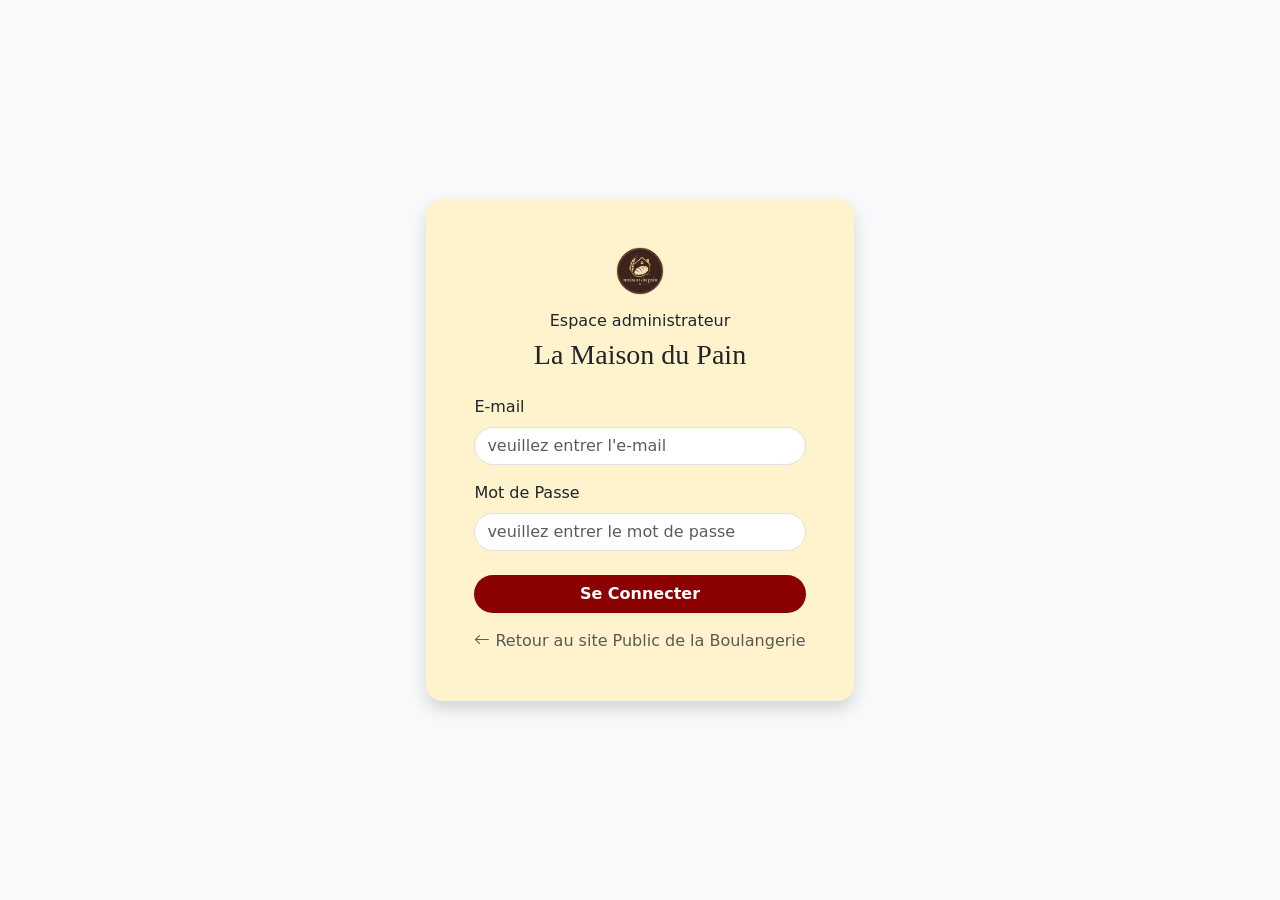
<file: admin/connexion.html>
<!DOCTYPE html>
<html lang="fr">
<head>
    <meta charset="UTF-8">
    <meta name="viewport" content="width=device-width, initial-scale=1.0">
    <title>Page de connexion — Maison du Pain</title>
    <link rel="icon" type="image/png" href="/images/logo_maison_du_pain.png">
    <link href="https://cdn.jsdelivr.net/npm/bootstrap@5.3.8/dist/css/bootstrap.min.css" rel="stylesheet" integrity="sha384-sRIl4kxILFvY47J16cr9ZwB07vP4J8+LH7qKQnuqkuIAvNWLzeN8tE5YBujZqJLB" crossorigin="anonymous">
    <link rel="stylesheet" href="https://cdn.jsdelivr.net/npm/bootstrap-icons@1.13.1/font/bootstrap-icons.min.css">
</head>
<body>
    <!-- Section d'Authentification -->
    <section>
        <!-- conteneur de la section -->
        <div class="d-flex flex-column justify-content-center align-items-center vh-100 bg-light">
            <div class="p-5 rounded-4 shadow shadow-xl bg-warning-subtle">
                <!-- Titre de la page de connexion -->
                <div class="mb-4 text-center">
                    <img src="../images/logo_maison_du_pain.png" style="width: 3rem;" alt="logo">
                    <h6 class="text-center mt-3">Espace administrateur</h6>
                    <h3 style="font-family: 'Times New Roman', Times, serif;" class="mt-2">La Maison du Pain</h3>
                </div>
                <!-- Formulaire d'authentification et de connexion -->
                <div>
                    <form action="#">
                        <div class="mb-3">
                            <label for="email" class="form-label">E-mail</label>
                            <input type="email" name="email" id="email" placeholder="veuillez entrer l'e-mail" class="form-control rounded-5">
                        </div>

                        <div class="mb-4">
                            <label for="MDP" class="form-label">Mot de Passe</label>
                            <input type="password" name="motdepasse" placeholder="veuillez entrer le mot de passe" id="MDP" class="form-control rounded-5">
                        </div>

                        <div>
                            <div class="mb-3">
                                <a type="submit" href="#" class="btn w-100 fw-semibold text-white rounded-5" style="background-color: darkred;">Se Connecter</a>
                            </div>
                                <div class="text-center"><a href="../index.html" class="text-decoration-none text-muted"><i class="bi bi-arrow-left"></i> Retour au site Public de la Boulangerie</a></div>
                        </div>
                    </form>
                </div>
            </div>
        </div>
    </section>
    <script src="https://cdn.jsdelivr.net/npm/bootstrap@5.3.8/dist/js/bootstrap.bundle.min.js" integrity="sha384-FKyoEForCGlyvwx9Hj09JcYn3nv7wiPVlz7YYwJrWVcXK/BmnVDxM+D2scQbITxI" crossorigin="anonymous"></script>
</body>
</html>
</file>
<file: StylePublic.css>
*{
    padding: 0;
    margin: 0;
    box-sizing: border-box;
}

.page-container{
    width: 100%;
    max-width: 1320px; 
    margin-inline: auto;
}

/* Barre de naviguation - All Pages */
    #Nom{
        font-family:cursive; 
        color:brown; 
        font-weight: 700;
    }

    header{
        box-shadow: 2px 0px 6px black;
        z-index: 10;
        position: sticky;
        top: 0;
    }

    .btn-commande{
        background-color: maroon;
        transition: 0.52s ease;
    }

    .btn-commande:hover{
        background-color: yellow;
        color: maroon !important;
    }

    .nav-link.active{
        border-bottom: 1px solid black;
        width: fit-content;
    }

    .nav-link{
        font-family: "Literata", serif;
    }

    .nav-collapse{
        position: absolute;
        z-index: 20;
    }

/* Section d'Accueil - page index */
    #img-hero{
        background:linear-gradient(-100deg,rgba(255, 166, 0, 0.493),rgba(0, 0, 0, 0.801)),url(images/hero-img.png) center/cover;
        background-attachment:fixed;
        min-height: 89vh;
    }

    .slogan{
        width: fit-content;
        max-width: 100%;
        text-align: center;
        padding: 2px 18px;
    }

    .titre-hero{
        font-size: 70px;
        font-family: "Goldman", sans-serif;
        font-weight: bold;
        max-width:580px;
        color: white;
        text-transform: uppercase;
    }

    .description{
        max-width: 590px;
    }

    .btn-produits{
        background-color: maroon;
    }

    .btn-visiter{
        background-color: rgba(255, 255, 255, 0.144);
    }

/* section produits et services - page index */
    .present-titre{
        font-family: "Satisfy", cursive;
        font-size: 3rem;
        font-weight: 650;
        color: brown;
    }

/* section produits favoris - page index */
    .card-title{
        font-family: cursive;
    }

    .price{
        font-family: "Cormorant Garamond", serif;
    }

    .fav-titre{
        font-family: "Literata", serif;
    }

    .card,.card-img-top{
        overflow: hidden;
        transition: 0.3s ease-in-out;
    }

    .card:hover{
        transform: translateY(-10px);
        box-shadow: 0px 0px 8px yellow;
    }

    .card:hover .card-img-top{
        transform:scale(1.05);
    }

    .produit-category{
        z-index: 2;
    }

/* section savoir-Faire - page index */
    .info-savoir{
        background-color: maroon;
        width: 340px;
        margin: 323px 120px;
    }

/* section info-utiles - page index */
    .visiter-map{
        height: 400px;
    }

    .infos-utiles{
        box-shadow: 0px 0px 5px 0px black;
    }
    
/* section introduction - page produits */
    .bg-produits{
        background: linear-gradient(to right, rgba(158, 85, 1, 0.808),rgba(103, 57, 28, 0.70)), url(images/bg-catalogue.png) center/cover;
        min-height: 50vh;
    }

/* Section de Presentation des Produits - page produits */
    .titre-page, .titre-carte{
        font-size: 63px;
        font-family: "Literata", serif;
        font-style: italic;
    }

    .titre-fin{
        font-family: "Satisfy", cursive;
    }

    .titre-categorie{
        display: flex;
        align-items: center;
        gap: 10px;
        font-size: 35px;
        font-family: "Satisfy", cursive;
    }

    .titre-categorie::before,.titre-categorie::after{
        content: "";
        height: 1px;
        flex: 1;
        background: #080808;
    }

/* section d'introduction - page about */
    .bg-histoire{
        background:linear-gradient(to right, rgba(158, 85, 1, 0.808),rgba(103, 57, 28, 0.70)), url(images/bg-about.png) center/cover;
        min-height: 50vh;
    }

/* Section des origines de la boulangerie - page about */
    .fondation{
        font-family:Georgia, 'Times New Roman', Times, serif;
    }

/* Section des etapes de l'histoire de la boulangerie - page about */
    #etapes-histoire{
        background:rgb(73, 1, 1);
    }

    .titre-origine{
        color: brown;
        font-weight: bold;
        font-size: 55px;
        line-height: 1;
    }

    .sous-titre{
        font-family:Georgia, 'Times New Roman', Times, serif;
    }

    .timeline{
        max-width: 1000px;
    }

    .timeline::before{
        content: "";
        position: absolute;
        top: 22px;
        bottom: 25px;
        left: 50%;
        width: 2px;
        background: #D6B58A;
    }

    .number{
        top: 20px;
        transform: translateX(-50%);
        background: #8B5E3C;
        min-width: 60px;
        height: 58px;
        font-family:Georgia, 'Times New Roman', Times, serif;
    }

    .content h5{
        font-family:Georgia, 'Times New Roman', Times, serif;
    }

    .content p{
        font-family:'Times New Roman', Times, serif;
    }

/* section mot du chef - page about */
    .mot-chef{
        font-family:Cambria, Cochin, Georgia, Times, 'Times New Roman', serif;
    }

/* section introduction - page contact */
    .bg-contact{
        background:linear-gradient(to right, rgba(158, 85, 1, 0.808),rgba(103, 57, 28, 0.70)), url(images/contact.png) top/cover;
        min-height: 50vh;
    }

/* section Visitez-nous - page contact */
    .Itinéraire{
        border: 1px solid maroon;
        color: maroon;
        transition: 0.5s ease;
    }

    .Itinéraire:hover{
        background-color: maroon;
        color: white;
    }

/* section d'introduction - page commande */
    .bg-commande{
        background:linear-gradient(to right, rgba(158, 85, 1, 0.808),rgba(103, 57, 28, 0.70)), url(images/panier.png) center/cover;
        min-height: 50vh;
        
    }

/* section footer - All Pages */
    footer{
        background:linear-gradient(850deg, rgba(255, 232, 190, 0.733), rgba(128, 0, 0, 0.952)), url(images/footer.png) center/cover;
    }

    .nav-footer {
        transition: color 0.3s ease, transform 0.3s ease;
    }

    .nav-footer:hover {
        color: yellow;
        transform: translateX(5px);
    }

/* section gestion panier de commande - page commande */
@media (min-width: 992px) {
    /* Position sticky uniquement aux ordi et tabllettes */
    .resume-panier{
        position: sticky;
        top: 82px;
    }
}
/* AUX TABLETTES */
@media (max-width: 1024px) {

/* Section footer - all pages */
    #Nom{
        font-size: 19px !important;
    }

    .Nom-txt{
        font-size: 8px !important;
    }
}

/* AUX MOBILES */
@media (max-width: 576px){

/* barre de naviguation - all pages */
    .barnav{
        padding: 8px 10px 0px 20px !important;
    }

    #Nom{
        font-size: 25px !important;
    }

    .Nom-txt{
        font-size: 10px !important;
    }

/* Section d'Accueil - page index */
    #img-hero{
        min-height: 75vh;
        background-position: 80% bottom;
    }

    .titre-hero{
        max-width: 300px;
        font-size: 2.3rem;
    }

    .slogan{
        font-size: 0.8rem;
    }

    .description{
        font-size: 1.2rem !important;
        max-width: 330px;
    }

    .hero-btn{
        flex-direction: column;
    }

/* section produits et services - page index */
    .atouts .atout{
        width: 100%;
    }

/* section info-utiles - page index */
    .visiter-map{
        height: 240px;
    }

/* section introduction - page produits */
    .titre-page{
    font-size: 55px;
    }

    .description-produit{
        font-size: 15px !important;
        width: 100% !important;
    }

/* section de presentation des produits - page produits */
    .titre-carte{
        font-size: 30px;
    }

/* section des origines de la boulangerie - page about */
    .titre-origine{
        font-size: 45px;
    }

/* section des etapes de l'histoire de boulagerie - page about */
    .timeline{
        width: 100% !important;
        margin: 0 25px !important;
        margin-top: 25px !important;
    }

    .timeline::before{
        left: 5px !important;
    }

    .timeline-item{
        width: 100% !important;
        margin-left: 0 !important;
        padding: 1.8rem !important;
    }

    .number{
        left: 5px !important;
    }

    .timeline-item .content {
        margin: 0 0 0 20px !important;
    }


/* Section footer - all pages */
    footer{
        background-position: center top;
    }

}

/* AUX PETITS ECRANS */
@media (max-width: 360px){

/* Barre de naviguation - all pages */
    .barnav{
        padding: 8px 10px 0px 10px !important;
    }

    .NameBrand{
        padding-top: 5px;
    }

    #Nom{
        font-size: 18px !important;
    }

    .Nom-txt{
        font-size: 8px !important;
    }

    .logo{
        height: 42px !important;
        padding: 8px 0px 0px 10px !important;
    }

/* Section d'Accueil - page index */
    #img-hero{
        background-position: 65% bottom;
        min-height: 75vh;
    }

    .titre-hero{
        max-width: 200px;
        font-size: 1.5rem;
    }

    .slogan{
        font-size: 0.6rem;
        padding:0px 7px;
    }

    .description{
        font-size: 0.8rem !important;
        max-width: 100%;
    }

    .hero-btn{
        flex-direction: column;
    }

    .hero-btn .btn{
        font-size: 18px !important;
    }

/* section produits et services - page index */
    .present-titre{
        font-size: 34px !important;
    }

    .text-present{
        font-size: 15px !important;
    }

/* section produits favoris - page index  */
    .fav-titre{
        font-size: 22px !important;
    }

/* section info-utiles - page index */
    .visiter-map{
        height: 190px;
    }

/* section introduction - page produits */
    .titre-page{
        font-size: 40px;
    }

/* section de presentation des produits - page produits */
    .titre-carte{
        font-size: 20px;
    }

/* section des origines de la boulangerie - page about */
    .titre-origine{
        font-size: 35px;
    }

/* section formulaire de contact - page contact */
    .telephone{
        font-size: 15px;
    }

/* section Visitez-nous - page contact */
    .Itinéraire{
        font-size: 15px !important;
    }

}
</file>
